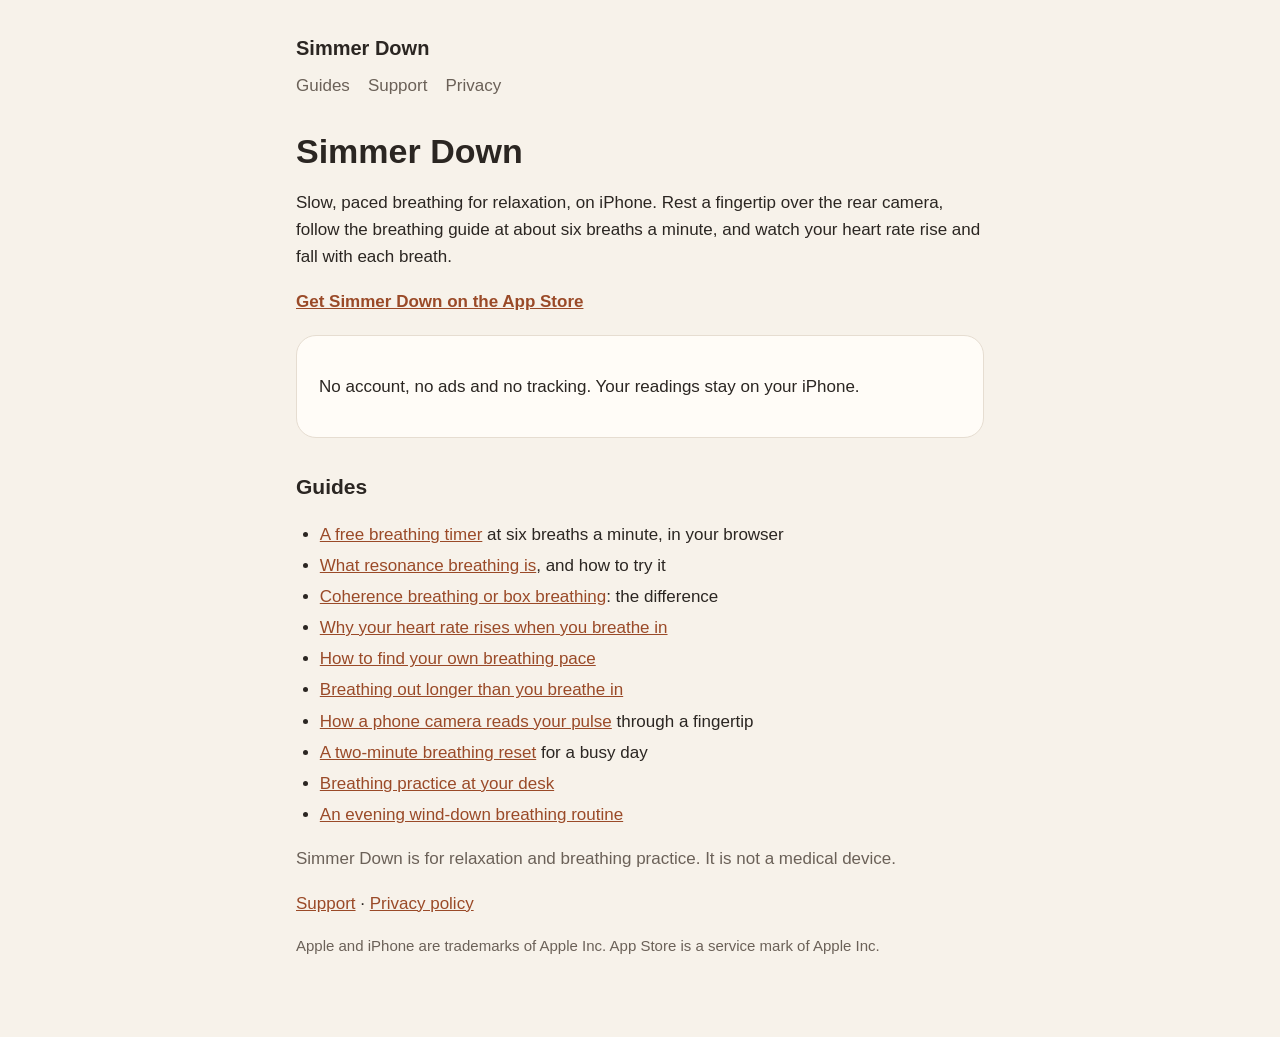
<file: index.html>
<!doctype html>
<html lang="en">
<head>
<meta charset="utf-8">
<meta name="viewport" content="width=device-width, initial-scale=1">
<title>Simmer Down</title>
<meta name="description" content="Simmer Down: slow, paced breathing on iPhone, with your heart rhythm shown live as you breathe.">
<link rel="canonical" href="https://andrewham1lton.github.io/simmer-down/">
<meta name="apple-itunes-app" content="app-id=6835202432">
<link rel="stylesheet" href="style.css">
</head>
<body>
<main>
  <header><a href="./">Simmer Down</a></header>
  <nav><a href="#guides">Guides</a><a href="support.html">Support</a><a href="privacy.html">Privacy</a></nav>
  <h1>Simmer Down</h1>
  <p>Slow, paced breathing for relaxation, on iPhone. Rest a fingertip over the rear camera, follow the breathing guide at about six breaths a minute, and watch your heart rate rise and fall with each breath.</p>
  <p><a class="store" href="https://apps.apple.com/app/apple-store/id6835202432?pt=128607626&amp;ct=site-home&amp;mt=8">Get Simmer Down on the App Store</a></p>
  <div class="card">
    <p>No account, no ads and no tracking. Your readings stay on your iPhone.</p>
  </div>

  <h2 id="guides">Guides</h2>
  <ul class="guides">
    <li><a href="breathing-timer.html">A free breathing timer</a> at six breaths a minute, in your browser</li>
    <li><a href="resonance-breathing.html">What resonance breathing is</a>, and how to try it</li>
    <li><a href="coherence-vs-box-breathing.html">Coherence breathing or box breathing</a>: the difference</li>
    <li><a href="heart-rate-and-breathing.html">Why your heart rate rises when you breathe in</a></li>
    <li><a href="find-your-breathing-pace.html">How to find your own breathing pace</a></li>
    <li><a href="longer-exhale-breathing.html">Breathing out longer than you breathe in</a></li>
    <li><a href="phone-camera-pulse.html">How a phone camera reads your pulse</a> through a fingertip</li>
    <li><a href="two-minute-reset.html">A two-minute breathing reset</a> for a busy day</li>
    <li><a href="breathing-at-your-desk.html">Breathing practice at your desk</a></li>
    <li><a href="evening-wind-down-breathing.html">An evening wind-down breathing routine</a></li>
  </ul>

  <p class="muted">Simmer Down is for relaxation and breathing practice. It is not a medical device.</p>
  <p><a href="support.html">Support</a> · <a href="privacy.html">Privacy policy</a></p>
  <p class="muted small">Apple and iPhone are trademarks of Apple Inc. App Store is a service mark of Apple Inc.</p>
</main>
</body>
</html>
</file>
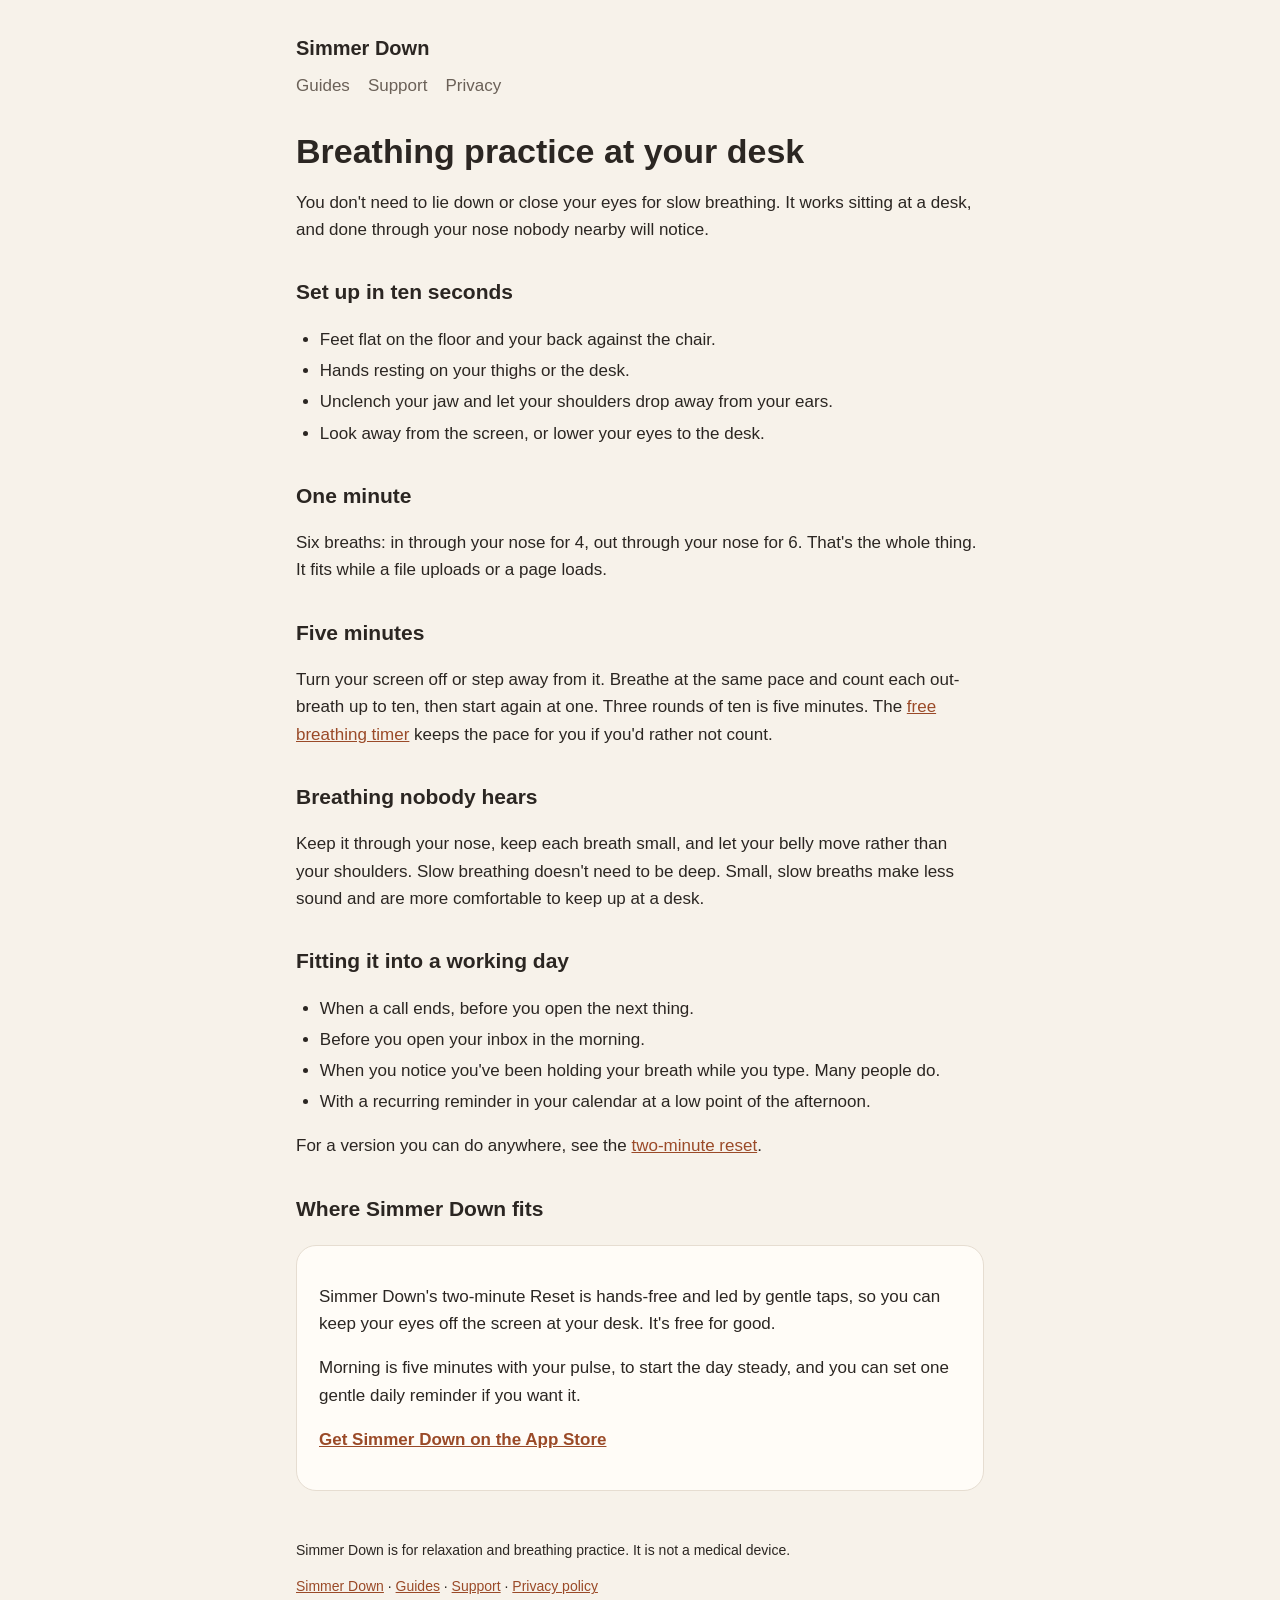
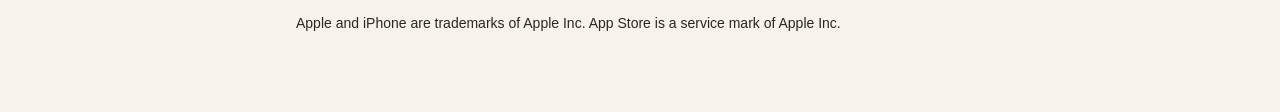
<file: breathing-at-your-desk.html>
<!doctype html>
<html lang="en">
<head>
<meta charset="utf-8">
<meta name="viewport" content="width=device-width, initial-scale=1">
<title>Breathing practice at your desk</title>
<meta name="description" content="Slow breathing you can do at a desk without anyone noticing: how to sit, a one-minute and a five-minute version, and ways to fit it into a working day.">
<link rel="canonical" href="https://andrewham1lton.github.io/simmer-down/breathing-at-your-desk.html">
<meta name="apple-itunes-app" content="app-id=6835202432">
<meta property="og:type" content="article">
<meta property="og:site_name" content="Simmer Down">
<meta property="og:title" content="Breathing practice at your desk">
<meta property="og:description" content="Slow breathing you can do at a desk without anyone noticing: how to sit, a one-minute and a five-minute version, and ways to fit it into a working day.">
<meta property="og:url" content="https://andrewham1lton.github.io/simmer-down/breathing-at-your-desk.html">
<link rel="stylesheet" href="style.css">
</head>
<body>
<main class="guide">
  <header><a href="./">Simmer Down</a></header>
  <nav><a href="./#guides">Guides</a><a href="support.html">Support</a><a href="privacy.html">Privacy</a></nav>
  <h1>Breathing practice at your desk</h1>

  <p>You don't need to lie down or close your eyes for slow breathing. It works sitting at a desk, and done through your nose nobody nearby will notice.</p>

  <h2>Set up in ten seconds</h2>
  <ul>
    <li>Feet flat on the floor and your back against the chair.</li>
    <li>Hands resting on your thighs or the desk.</li>
    <li>Unclench your jaw and let your shoulders drop away from your ears.</li>
    <li>Look away from the screen, or lower your eyes to the desk.</li>
  </ul>

  <h2>One minute</h2>
  <p>Six breaths: in through your nose for 4, out through your nose for 6. That's the whole thing. It fits while a file uploads or a page loads.</p>

  <h2>Five minutes</h2>
  <p>Turn your screen off or step away from it. Breathe at the same pace and count each out-breath up to ten, then start again at one. Three rounds of ten is five minutes. The <a href="breathing-timer.html">free breathing timer</a> keeps the pace for you if you'd rather not count.</p>

  <h2>Breathing nobody hears</h2>
  <p>Keep it through your nose, keep each breath small, and let your belly move rather than your shoulders. Slow breathing doesn't need to be deep. Small, slow breaths make less sound and are more comfortable to keep up at a desk.</p>

  <h2>Fitting it into a working day</h2>
  <ul>
    <li>When a call ends, before you open the next thing.</li>
    <li>Before you open your inbox in the morning.</li>
    <li>When you notice you've been holding your breath while you type. Many people do.</li>
    <li>With a recurring reminder in your calendar at a low point of the afternoon.</li>
  </ul>
  <p>For a version you can do anywhere, see the <a href="two-minute-reset.html">two-minute reset</a>.</p>

  <h2>Where Simmer Down fits</h2>
  <div class="card">
    <p>Simmer Down's two-minute Reset is hands-free and led by gentle taps, so you can keep your eyes off the screen at your desk. It's free for good.</p>
    <p>Morning is five minutes with your pulse, to start the day steady, and you can set one gentle daily reminder if you want it.</p>
    <p><a class="store" href="https://apps.apple.com/app/apple-store/id6835202432?pt=128607626&amp;ct=site-desk&amp;mt=8">Get Simmer Down on the App Store</a></p>
  </div>

  <footer>
    <p>Simmer Down is for relaxation and breathing practice. It is not a medical device.</p>
    <p><a href="./">Simmer Down</a> · <a href="./#guides">Guides</a> · <a href="support.html">Support</a> · <a href="privacy.html">Privacy policy</a></p>
    <p>Apple and iPhone are trademarks of Apple Inc. App Store is a service mark of Apple Inc.</p>
  </footer>
</main>
</body>
</html>
</file>
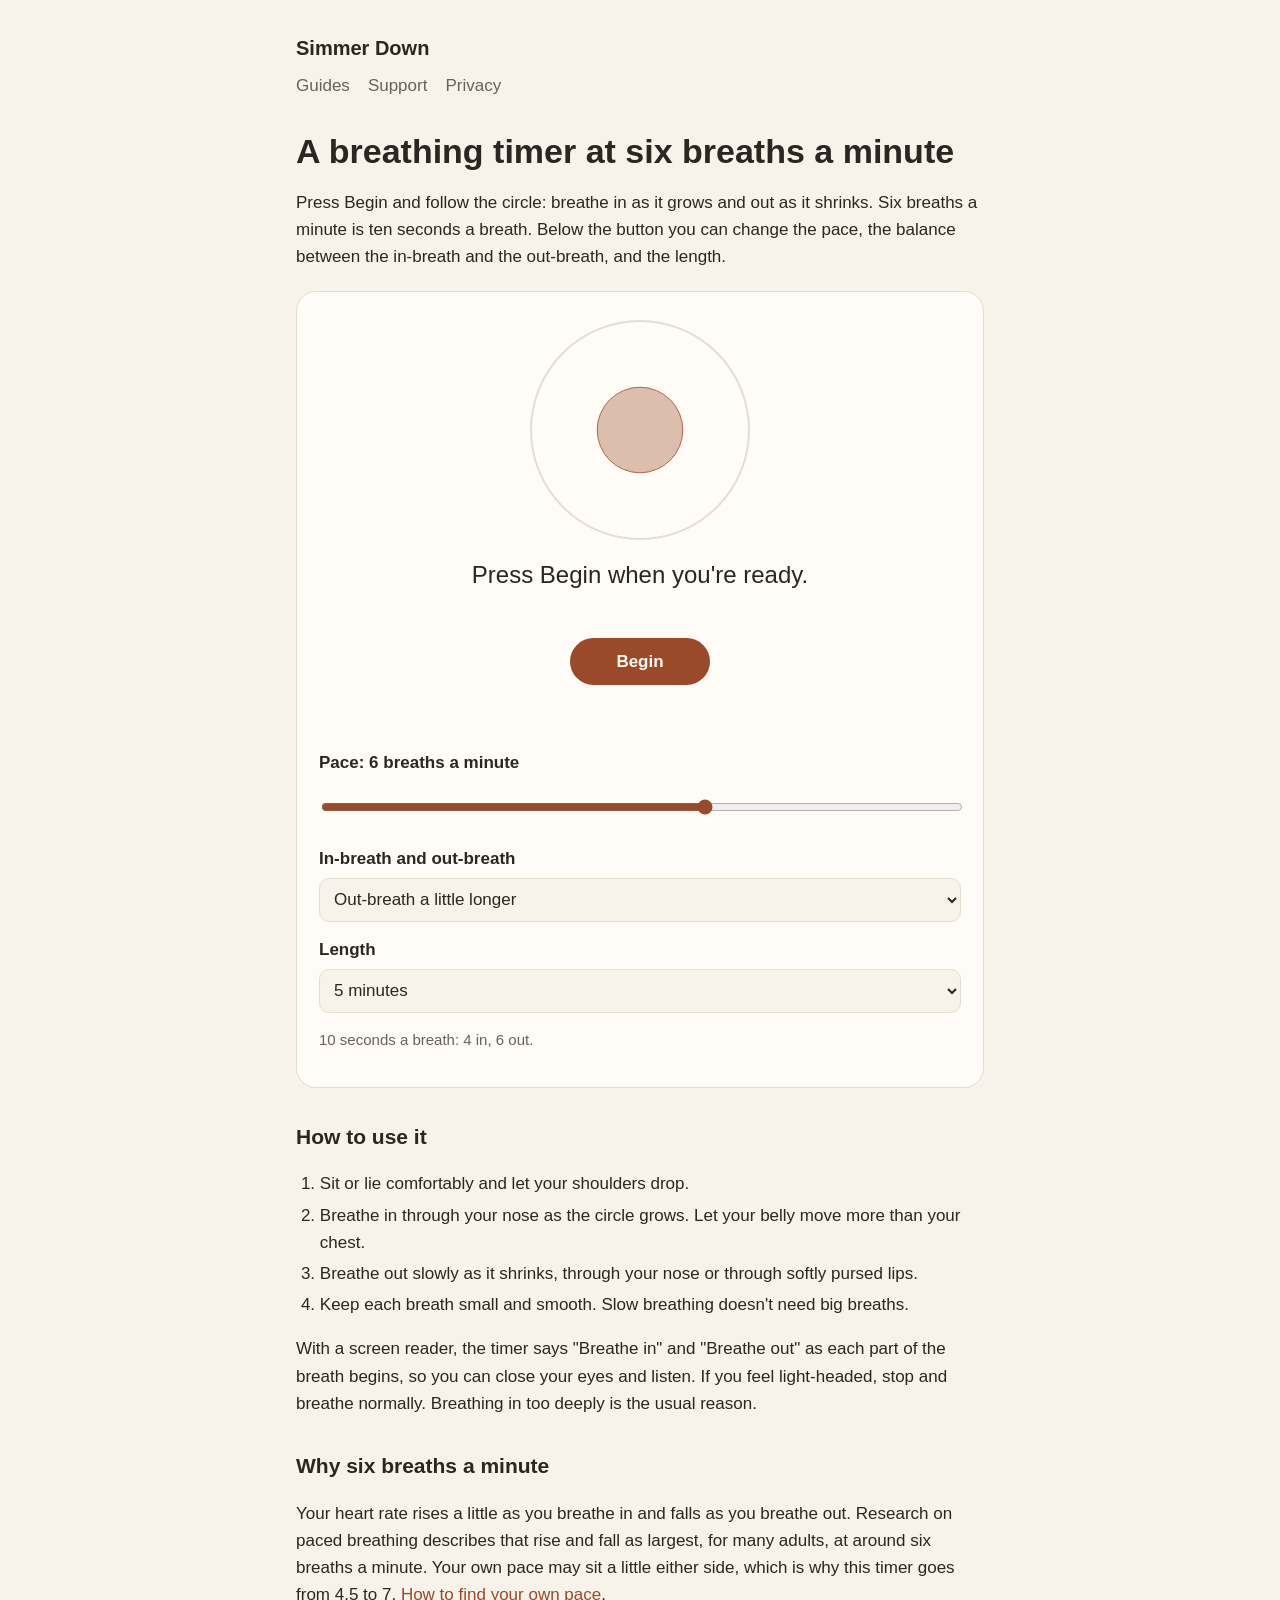
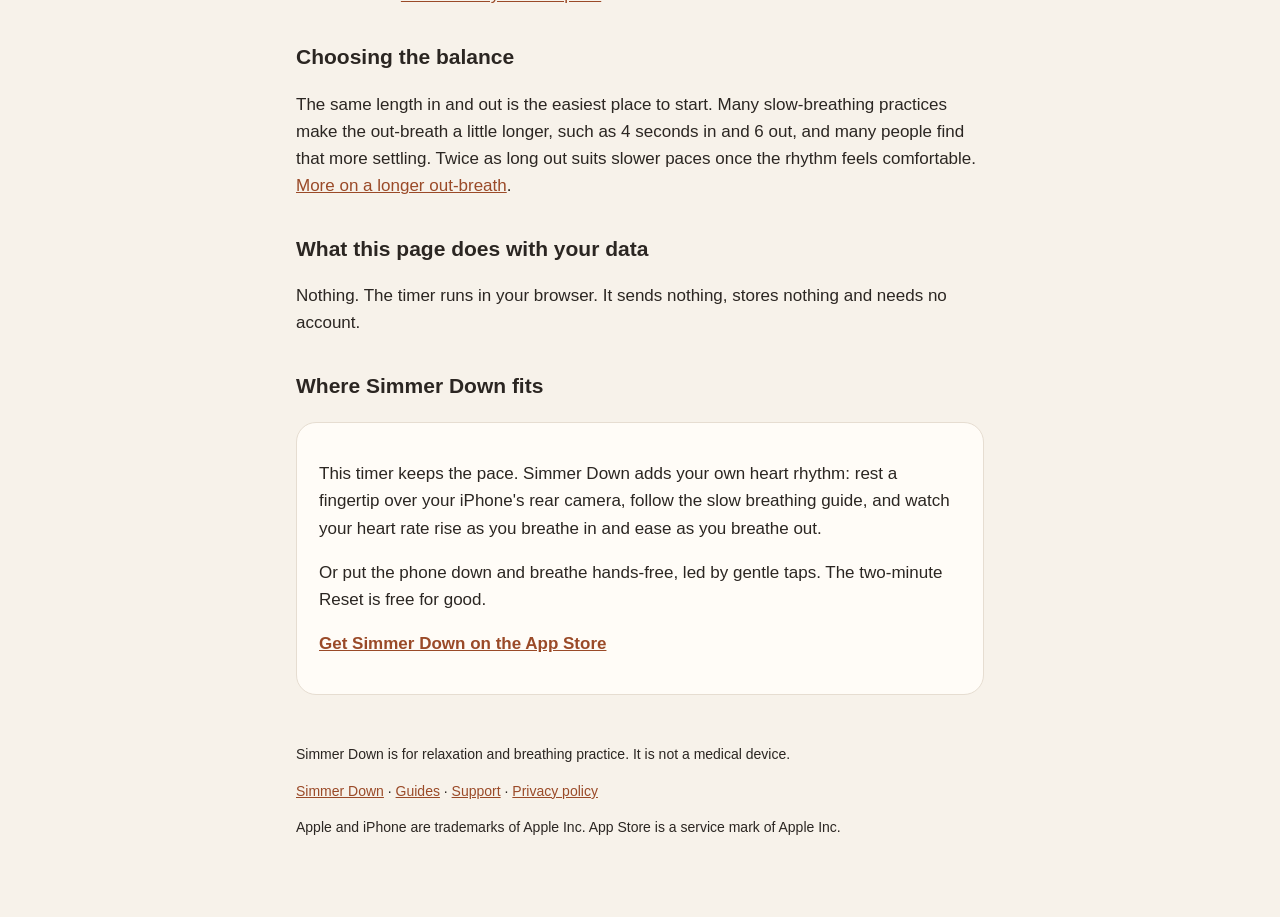
<file: breathing-timer.html>
<!doctype html>
<html lang="en">
<head>
<meta charset="utf-8">
<meta name="viewport" content="width=device-width, initial-scale=1">
<title>Free breathing timer at six breaths a minute</title>
<meta name="description" content="A free paced-breathing timer in your browser. Breathe at six breaths a minute, or set your own pace from 4.5 to 7 and how long each out-breath lasts. Nothing to install.">
<link rel="canonical" href="https://andrewham1lton.github.io/simmer-down/breathing-timer.html">
<meta name="apple-itunes-app" content="app-id=6835202432">
<meta property="og:type" content="article">
<meta property="og:site_name" content="Simmer Down">
<meta property="og:title" content="Free breathing timer at six breaths a minute">
<meta property="og:description" content="A free paced-breathing timer in your browser. Breathe at six breaths a minute, or set your own pace from 4.5 to 7 and how long each out-breath lasts. Nothing to install.">
<meta property="og:url" content="https://andrewham1lton.github.io/simmer-down/breathing-timer.html">
<link rel="stylesheet" href="style.css">
</head>
<body>
<main class="guide">
  <header><a href="./">Simmer Down</a></header>
  <nav><a href="./#guides">Guides</a><a href="support.html">Support</a><a href="privacy.html">Privacy</a></nav>
  <h1>A breathing timer at six breaths a minute</h1>

  <p>Press Begin and follow the circle: breathe in as it grows and out as it shrinks. Six breaths a minute is ten seconds a breath. Below the button you can change the pace, the balance between the in-breath and the out-breath, and the length.</p>

  <section class="timer card" aria-label="Breathing timer">
    <div class="pacer" aria-hidden="true"><div class="pacer-dot" id="dot"></div></div>
    <p class="cue" id="cue" aria-live="polite">Press Begin when you're ready.</p>
    <p class="count muted" id="count">&nbsp;</p>
    <p class="still-note muted small">Reduce Motion is on, so the circle stays still and the words lead.</p>
    <p class="start"><button type="button" class="begin" id="toggle">Begin</button></p>
    <p class="muted small" id="time">&nbsp;</p>
    <div class="controls">
      <label for="pace">Pace: <output id="pace-out" for="pace">6 breaths a minute</output></label>
      <input type="range" id="pace" min="4.5" max="7" step="0.5" value="6" aria-valuetext="6 breaths a minute">
      <label for="ratio">In-breath and out-breath</label>
      <select id="ratio">
        <option value="0.5">The same length</option>
        <option value="0.4" selected>Out-breath a little longer</option>
        <option value="0.3333">Out-breath twice as long</option>
      </select>
      <label for="length">Length</label>
      <select id="length">
        <option value="120">2 minutes</option>
        <option value="300" selected>5 minutes</option>
        <option value="600">10 minutes</option>
        <option value="0">Until you end it</option>
      </select>
    </div>
    <p class="muted small" id="summary">10 seconds a breath: 4 in, 6 out.</p>
    <noscript><p>The moving timer needs JavaScript. Without it, count 4 seconds in and 6 seconds out.</p></noscript>
  </section>

  <h2>How to use it</h2>
  <ol>
    <li>Sit or lie comfortably and let your shoulders drop.</li>
    <li>Breathe in through your nose as the circle grows. Let your belly move more than your chest.</li>
    <li>Breathe out slowly as it shrinks, through your nose or through softly pursed lips.</li>
    <li>Keep each breath small and smooth. Slow breathing doesn't need big breaths.</li>
  </ol>
  <p>With a screen reader, the timer says "Breathe in" and "Breathe out" as each part of the breath begins, so you can close your eyes and listen. If you feel light-headed, stop and breathe normally. Breathing in too deeply is the usual reason.</p>

  <h2>Why six breaths a minute</h2>
  <p>Your heart rate rises a little as you breathe in and falls as you breathe out. Research on paced breathing describes that rise and fall as largest, for many adults, at around six breaths a minute. Your own pace may sit a little either side, which is why this timer goes from 4.5 to 7. <a href="find-your-breathing-pace.html">How to find your own pace</a>.</p>

  <h2>Choosing the balance</h2>
  <p>The same length in and out is the easiest place to start. Many slow-breathing practices make the out-breath a little longer, such as 4 seconds in and 6 out, and many people find that more settling. Twice as long out suits slower paces once the rhythm feels comfortable. <a href="longer-exhale-breathing.html">More on a longer out-breath</a>.</p>

  <h2>What this page does with your data</h2>
  <p>Nothing. The timer runs in your browser. It sends nothing, stores nothing and needs no account.</p>

  <h2>Where Simmer Down fits</h2>
  <div class="card">
    <p>This timer keeps the pace. Simmer Down adds your own heart rhythm: rest a fingertip over your iPhone's rear camera, follow the slow breathing guide, and watch your heart rate rise as you breathe in and ease as you breathe out.</p>
    <p>Or put the phone down and breathe hands-free, led by gentle taps. The two-minute Reset is free for good.</p>
    <p><a class="store" href="https://apps.apple.com/app/apple-store/id6835202432?pt=128607626&amp;ct=site-timer&amp;mt=8">Get Simmer Down on the App Store</a></p>
  </div>

  <footer>
    <p>Simmer Down is for relaxation and breathing practice. It is not a medical device.</p>
    <p><a href="./">Simmer Down</a> · <a href="./#guides">Guides</a> · <a href="support.html">Support</a> · <a href="privacy.html">Privacy policy</a></p>
    <p>Apple and iPhone are trademarks of Apple Inc. App Store is a service mark of Apple Inc.</p>
  </footer>
</main>
<script>
(function () {
  "use strict";
  var dot = document.getElementById("dot");
  var cue = document.getElementById("cue");
  var count = document.getElementById("count");
  var pace = document.getElementById("pace");
  var paceOut = document.getElementById("pace-out");
  var ratio = document.getElementById("ratio");
  var length = document.getElementById("length");
  var summary = document.getElementById("summary");
  var toggle = document.getElementById("toggle");
  var time = document.getElementById("time");
  var still = window.matchMedia("(prefers-reduced-motion: reduce)");
  var running = false, frame = 0, start = 0, breathStart = 0, breath = null, phase = "", shown = -1, clock = "";

  function settings() {
    var period = 60 / parseFloat(pace.value), share = parseFloat(ratio.value);
    return { period: period, inhale: period * share, exhale: period * (1 - share) };
  }
  function seconds(value) {
    return String(Math.round(value * 10) / 10);
  }
  function minutes(value) {
    var whole = Math.floor(value);
    return Math.floor(whole / 60) + ":" + ("0" + (whole % 60)).slice(-2);
  }
  function describe() {
    var s = settings(), words = pace.value + " breaths a minute";
    paceOut.textContent = words;
    pace.setAttribute("aria-valuetext", words);
    summary.textContent = seconds(s.period) + " seconds a breath: " + seconds(s.inhale) + " in, " +
      seconds(s.exhale) + " out." + (running ? " A change starts with the next breath." : "");
  }
  function ease(x) {
    return 0.5 - 0.5 * Math.cos(Math.PI * x);
  }
  function draw(size) {
    dot.style.transform = still.matches ? "" : "scale(" + (0.4 + 0.6 * size).toFixed(3) + ")";
  }
  function tick(now) {
    var limit = parseFloat(length.value), t = (now - breathStart) / 1000;
    while (t >= breath.period) {
      breathStart += breath.period * 1000;
      if (limit && (breathStart - start) / 1000 >= limit - 0.05) {
        stop("That's the session. Breathe normally for a moment.");
        return;
      }
      breath = settings();
      describe();
      t = (now - breathStart) / 1000;
    }
    var inhaling = t < breath.inhale;
    draw(inhaling ? ease(t / breath.inhale) : 1 - ease((t - breath.inhale) / breath.exhale));
    var name = inhaling ? "Breathe in" : "Breathe out";
    if (name !== phase) {
      phase = name;
      cue.textContent = name;
    }
    var left = Math.max(1, Math.ceil((inhaling ? breath.inhale : breath.period) - t));
    if (left !== shown) {
      shown = left;
      count.textContent = left + (left === 1 ? " second" : " seconds");
    }
    var elapsed = (now - start) / 1000, text = minutes(elapsed) + (limit ? " of " + minutes(limit) : "");
    if (text !== clock) {
      clock = text;
      time.textContent = text;
    }
    frame = window.requestAnimationFrame(tick);
  }
  function begin() {
    running = true;
    start = breathStart = performance.now();
    breath = settings();
    phase = "";
    shown = -1;
    clock = "";
    toggle.textContent = "End session";
    describe();
    frame = window.requestAnimationFrame(tick);
  }
  function stop(message) {
    running = false;
    window.cancelAnimationFrame(frame);
    toggle.textContent = "Begin";
    cue.textContent = message;
    count.innerHTML = "&nbsp;";
    time.innerHTML = "&nbsp;";
    draw(0);
    describe();
  }
  toggle.addEventListener("click", function () {
    if (running) {
      stop("Session ended. Breathe normally for a moment.");
    } else {
      begin();
    }
  });
  pace.addEventListener("input", describe);
  ratio.addEventListener("change", describe);
  describe();
  draw(0);
})();
</script>
</body>
</html>
</file>
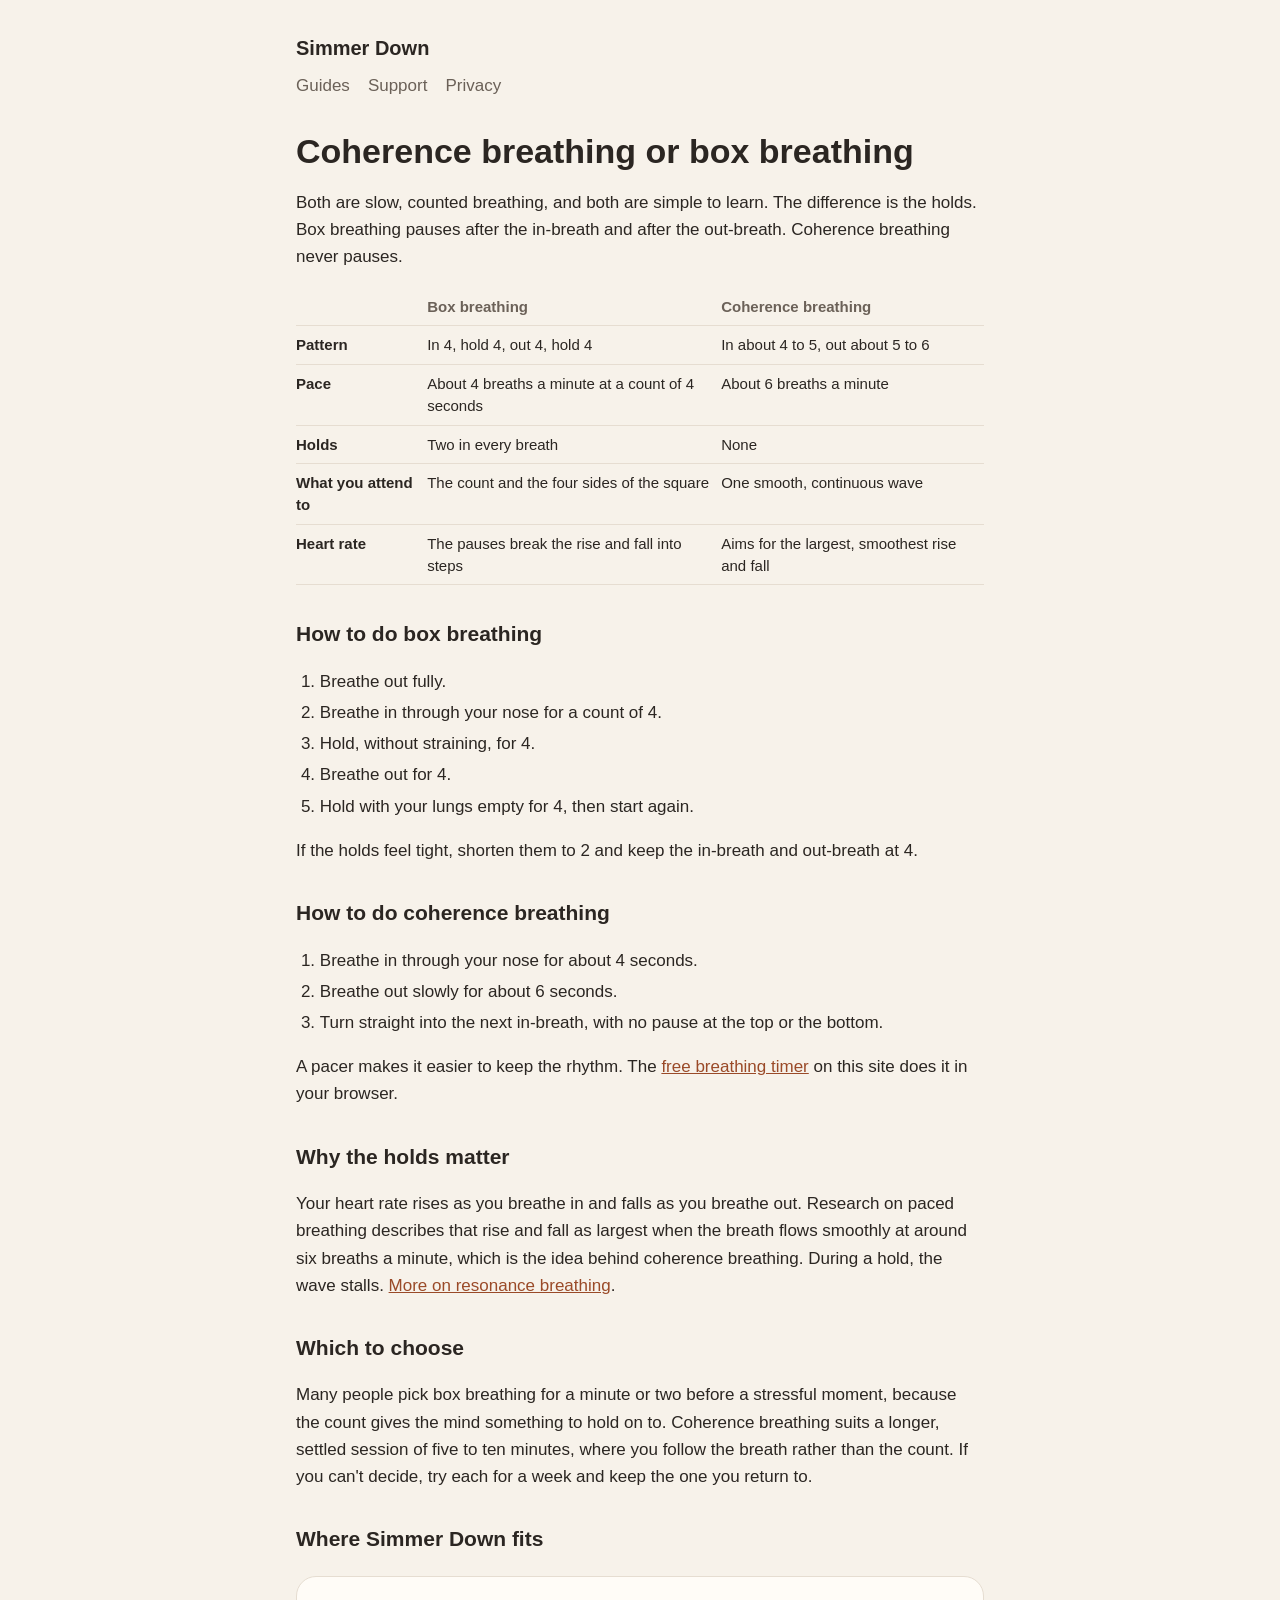
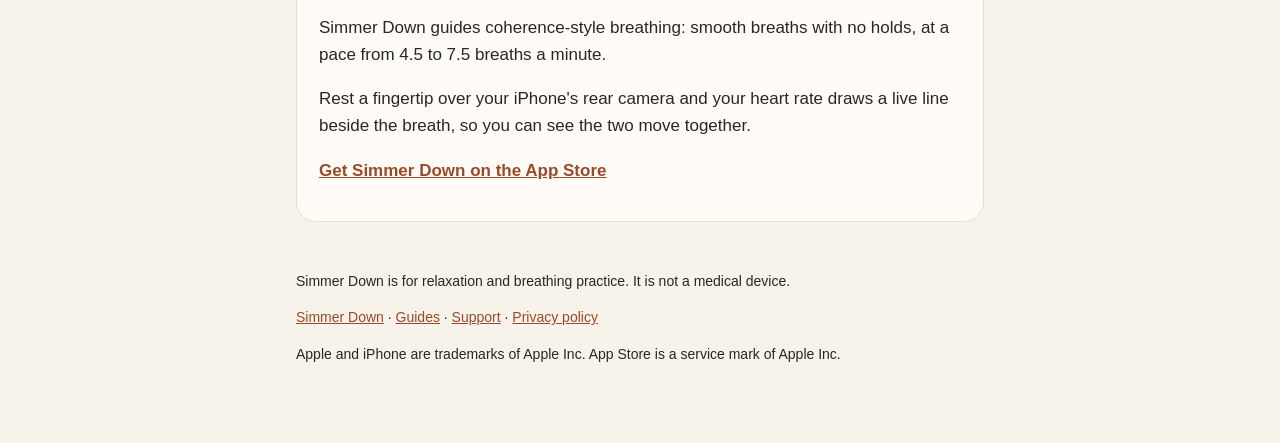
<file: coherence-vs-box-breathing.html>
<!doctype html>
<html lang="en">
<head>
<meta charset="utf-8">
<meta name="viewport" content="width=device-width, initial-scale=1">
<title>Coherence breathing vs box breathing: the difference</title>
<meta name="description" content="Box breathing holds the breath for four equal counts. Coherence breathing flows slowly in and out at about six breaths a minute. How each works, side by side, and when people choose each.">
<link rel="canonical" href="https://andrewham1lton.github.io/simmer-down/coherence-vs-box-breathing.html">
<meta name="apple-itunes-app" content="app-id=6835202432">
<meta property="og:type" content="article">
<meta property="og:site_name" content="Simmer Down">
<meta property="og:title" content="Coherence breathing vs box breathing: the difference">
<meta property="og:description" content="Box breathing holds the breath for four equal counts. Coherence breathing flows slowly in and out at about six breaths a minute. How each works, side by side, and when people choose each.">
<meta property="og:url" content="https://andrewham1lton.github.io/simmer-down/coherence-vs-box-breathing.html">
<link rel="stylesheet" href="style.css">
</head>
<body>
<main class="guide">
  <header><a href="./">Simmer Down</a></header>
  <nav><a href="./#guides">Guides</a><a href="support.html">Support</a><a href="privacy.html">Privacy</a></nav>
  <h1>Coherence breathing or box breathing</h1>

  <p>Both are slow, counted breathing, and both are simple to learn. The difference is the holds. Box breathing pauses after the in-breath and after the out-breath. Coherence breathing never pauses.</p>

  <table>
    <thead><tr><th scope="col"></th><th scope="col">Box breathing</th><th scope="col">Coherence breathing</th></tr></thead>
    <tbody>
      <tr><th scope="row">Pattern</th><td>In 4, hold 4, out 4, hold 4</td><td>In about 4 to 5, out about 5 to 6</td></tr>
      <tr><th scope="row">Pace</th><td>About 4 breaths a minute at a count of 4 seconds</td><td>About 6 breaths a minute</td></tr>
      <tr><th scope="row">Holds</th><td>Two in every breath</td><td>None</td></tr>
      <tr><th scope="row">What you attend to</th><td>The count and the four sides of the square</td><td>One smooth, continuous wave</td></tr>
      <tr><th scope="row">Heart rate</th><td>The pauses break the rise and fall into steps</td><td>Aims for the largest, smoothest rise and fall</td></tr>
    </tbody>
  </table>

  <h2>How to do box breathing</h2>
  <ol>
    <li>Breathe out fully.</li>
    <li>Breathe in through your nose for a count of 4.</li>
    <li>Hold, without straining, for 4.</li>
    <li>Breathe out for 4.</li>
    <li>Hold with your lungs empty for 4, then start again.</li>
  </ol>
  <p>If the holds feel tight, shorten them to 2 and keep the in-breath and out-breath at 4.</p>

  <h2>How to do coherence breathing</h2>
  <ol>
    <li>Breathe in through your nose for about 4 seconds.</li>
    <li>Breathe out slowly for about 6 seconds.</li>
    <li>Turn straight into the next in-breath, with no pause at the top or the bottom.</li>
  </ol>
  <p>A pacer makes it easier to keep the rhythm. The <a href="breathing-timer.html">free breathing timer</a> on this site does it in your browser.</p>

  <h2>Why the holds matter</h2>
  <p>Your heart rate rises as you breathe in and falls as you breathe out. Research on paced breathing describes that rise and fall as largest when the breath flows smoothly at around six breaths a minute, which is the idea behind coherence breathing. During a hold, the wave stalls. <a href="resonance-breathing.html">More on resonance breathing</a>.</p>

  <h2>Which to choose</h2>
  <p>Many people pick box breathing for a minute or two before a stressful moment, because the count gives the mind something to hold on to. Coherence breathing suits a longer, settled session of five to ten minutes, where you follow the breath rather than the count. If you can't decide, try each for a week and keep the one you return to.</p>

  <h2>Where Simmer Down fits</h2>
  <div class="card">
    <p>Simmer Down guides coherence-style breathing: smooth breaths with no holds, at a pace from 4.5 to 7.5 breaths a minute.</p>
    <p>Rest a fingertip over your iPhone's rear camera and your heart rate draws a live line beside the breath, so you can see the two move together.</p>
    <p><a class="store" href="https://apps.apple.com/app/apple-store/id6835202432?pt=128607626&amp;ct=site-coherence-vs-box&amp;mt=8">Get Simmer Down on the App Store</a></p>
  </div>

  <footer>
    <p>Simmer Down is for relaxation and breathing practice. It is not a medical device.</p>
    <p><a href="./">Simmer Down</a> · <a href="./#guides">Guides</a> · <a href="support.html">Support</a> · <a href="privacy.html">Privacy policy</a></p>
    <p>Apple and iPhone are trademarks of Apple Inc. App Store is a service mark of Apple Inc.</p>
  </footer>
</main>
</body>
</html>
</file>
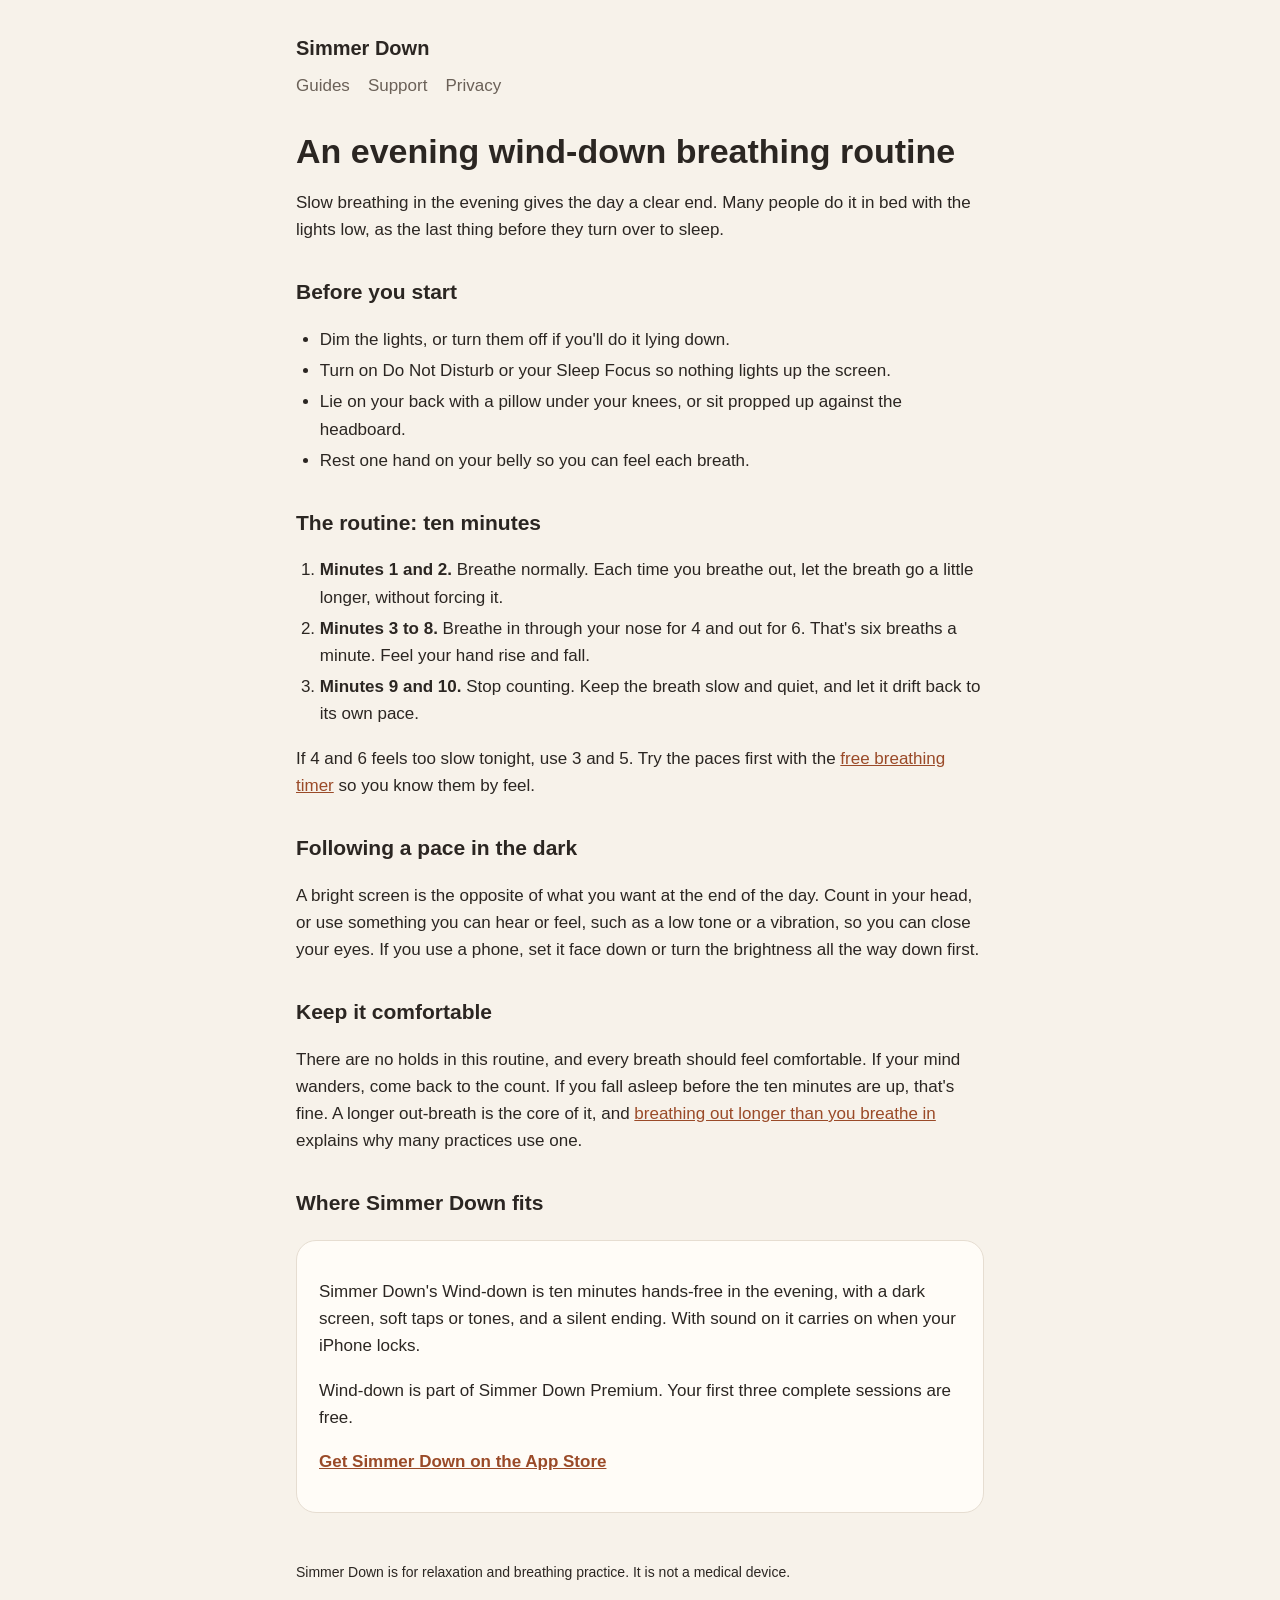
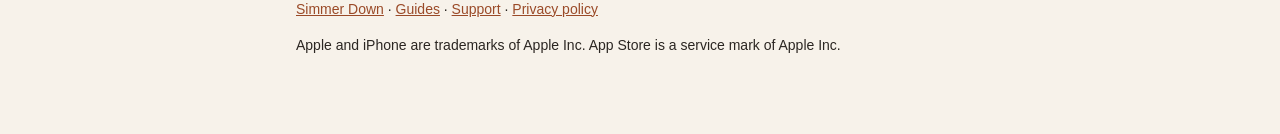
<file: evening-wind-down-breathing.html>
<!doctype html>
<html lang="en">
<head>
<meta charset="utf-8">
<meta name="viewport" content="width=device-width, initial-scale=1">
<title>An evening wind-down breathing routine</title>
<meta name="description" content="A ten-minute slow-breathing routine for the end of the day: when to do it, how to set up the room and your phone, and a pace you can follow in the dark.">
<link rel="canonical" href="https://andrewham1lton.github.io/simmer-down/evening-wind-down-breathing.html">
<meta name="apple-itunes-app" content="app-id=6835202432">
<meta property="og:type" content="article">
<meta property="og:site_name" content="Simmer Down">
<meta property="og:title" content="An evening wind-down breathing routine">
<meta property="og:description" content="A ten-minute slow-breathing routine for the end of the day: when to do it, how to set up the room and your phone, and a pace you can follow in the dark.">
<meta property="og:url" content="https://andrewham1lton.github.io/simmer-down/evening-wind-down-breathing.html">
<link rel="stylesheet" href="style.css">
</head>
<body>
<main class="guide">
  <header><a href="./">Simmer Down</a></header>
  <nav><a href="./#guides">Guides</a><a href="support.html">Support</a><a href="privacy.html">Privacy</a></nav>
  <h1>An evening wind-down breathing routine</h1>

  <p>Slow breathing in the evening gives the day a clear end. Many people do it in bed with the lights low, as the last thing before they turn over to sleep.</p>

  <h2>Before you start</h2>
  <ul>
    <li>Dim the lights, or turn them off if you'll do it lying down.</li>
    <li>Turn on Do Not Disturb or your Sleep Focus so nothing lights up the screen.</li>
    <li>Lie on your back with a pillow under your knees, or sit propped up against the headboard.</li>
    <li>Rest one hand on your belly so you can feel each breath.</li>
  </ul>

  <h2>The routine: ten minutes</h2>
  <ol>
    <li><strong>Minutes 1 and 2.</strong> Breathe normally. Each time you breathe out, let the breath go a little longer, without forcing it.</li>
    <li><strong>Minutes 3 to 8.</strong> Breathe in through your nose for 4 and out for 6. That's six breaths a minute. Feel your hand rise and fall.</li>
    <li><strong>Minutes 9 and 10.</strong> Stop counting. Keep the breath slow and quiet, and let it drift back to its own pace.</li>
  </ol>
  <p>If 4 and 6 feels too slow tonight, use 3 and 5. Try the paces first with the <a href="breathing-timer.html">free breathing timer</a> so you know them by feel.</p>

  <h2>Following a pace in the dark</h2>
  <p>A bright screen is the opposite of what you want at the end of the day. Count in your head, or use something you can hear or feel, such as a low tone or a vibration, so you can close your eyes. If you use a phone, set it face down or turn the brightness all the way down first.</p>

  <h2>Keep it comfortable</h2>
  <p>There are no holds in this routine, and every breath should feel comfortable. If your mind wanders, come back to the count. If you fall asleep before the ten minutes are up, that's fine. A longer out-breath is the core of it, and <a href="longer-exhale-breathing.html">breathing out longer than you breathe in</a> explains why many practices use one.</p>

  <h2>Where Simmer Down fits</h2>
  <div class="card">
    <p>Simmer Down's Wind-down is ten minutes hands-free in the evening, with a dark screen, soft taps or tones, and a silent ending. With sound on it carries on when your iPhone locks.</p>
    <p>Wind-down is part of Simmer Down Premium. Your first three complete sessions are free.</p>
    <p><a class="store" href="https://apps.apple.com/app/apple-store/id6835202432?pt=128607626&amp;ct=site-wind-down&amp;mt=8">Get Simmer Down on the App Store</a></p>
  </div>

  <footer>
    <p>Simmer Down is for relaxation and breathing practice. It is not a medical device.</p>
    <p><a href="./">Simmer Down</a> · <a href="./#guides">Guides</a> · <a href="support.html">Support</a> · <a href="privacy.html">Privacy policy</a></p>
    <p>Apple and iPhone are trademarks of Apple Inc. App Store is a service mark of Apple Inc.</p>
  </footer>
</main>
</body>
</html>
</file>
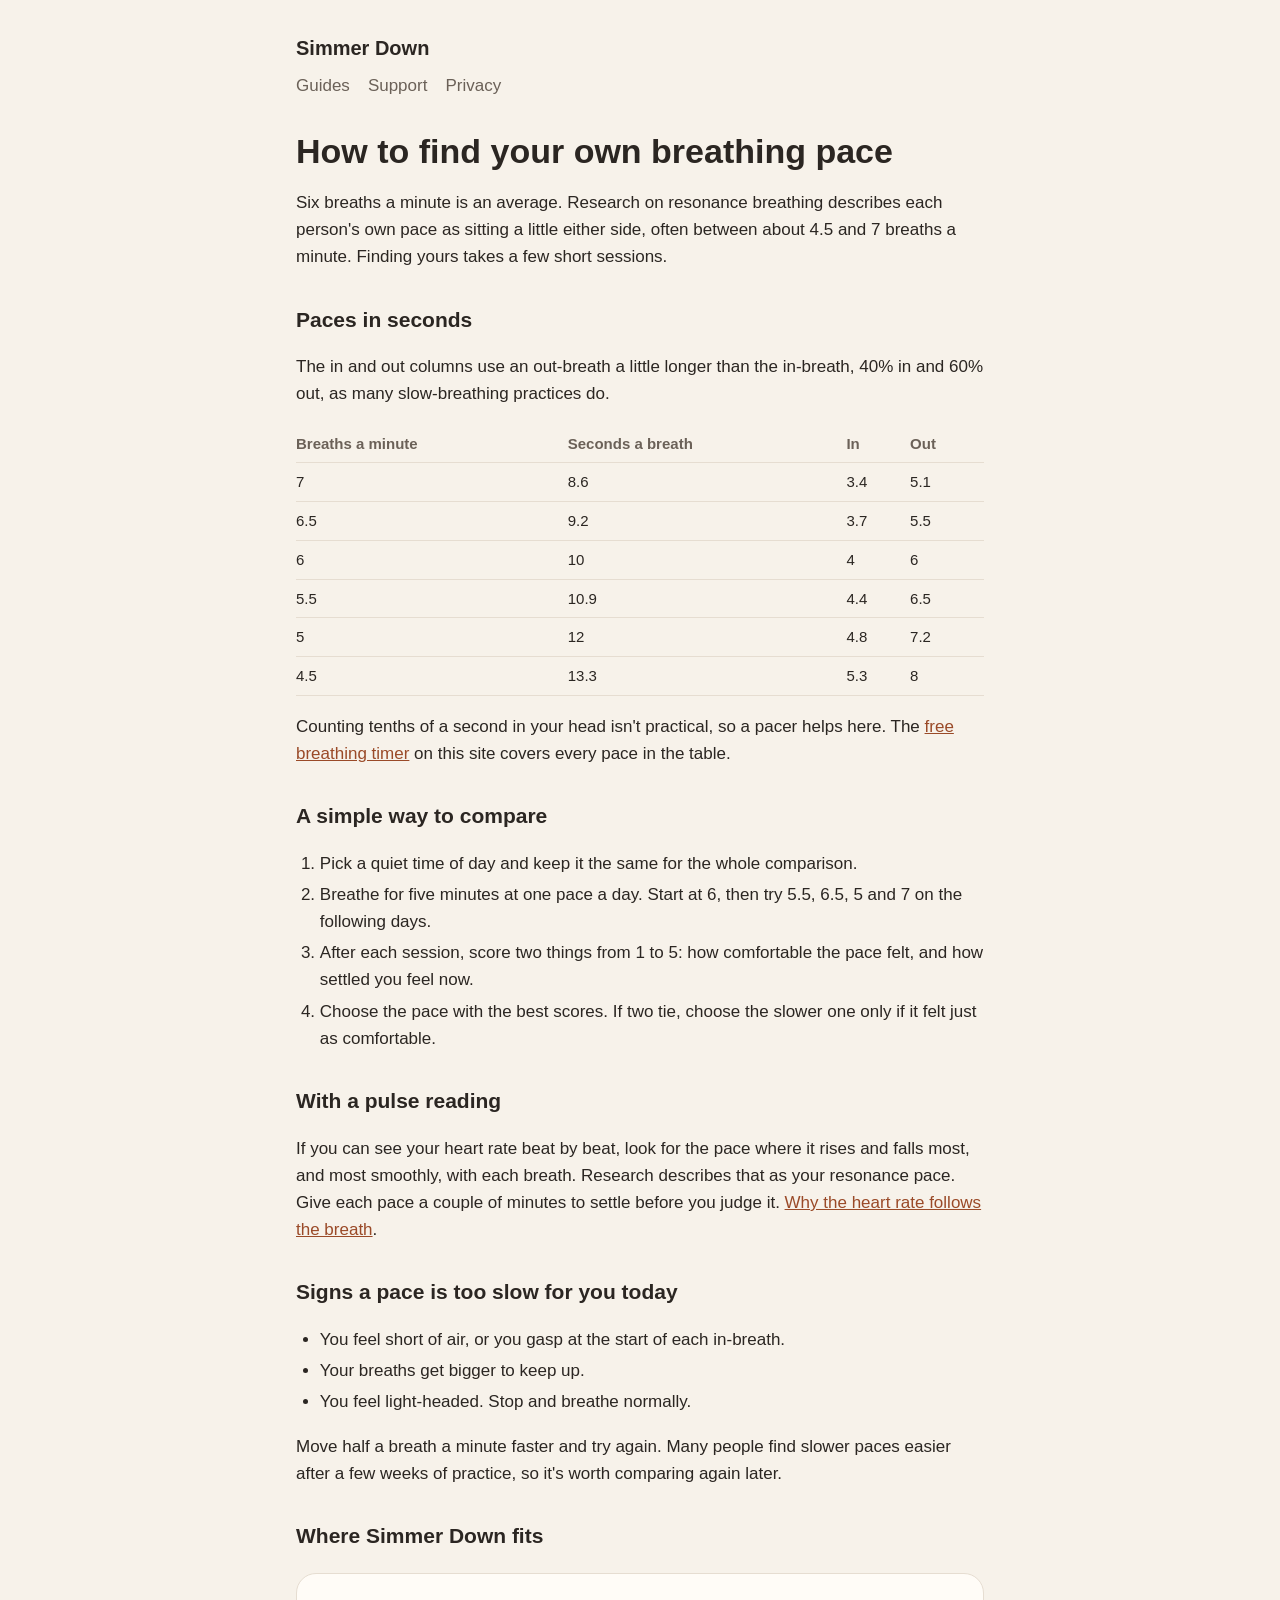
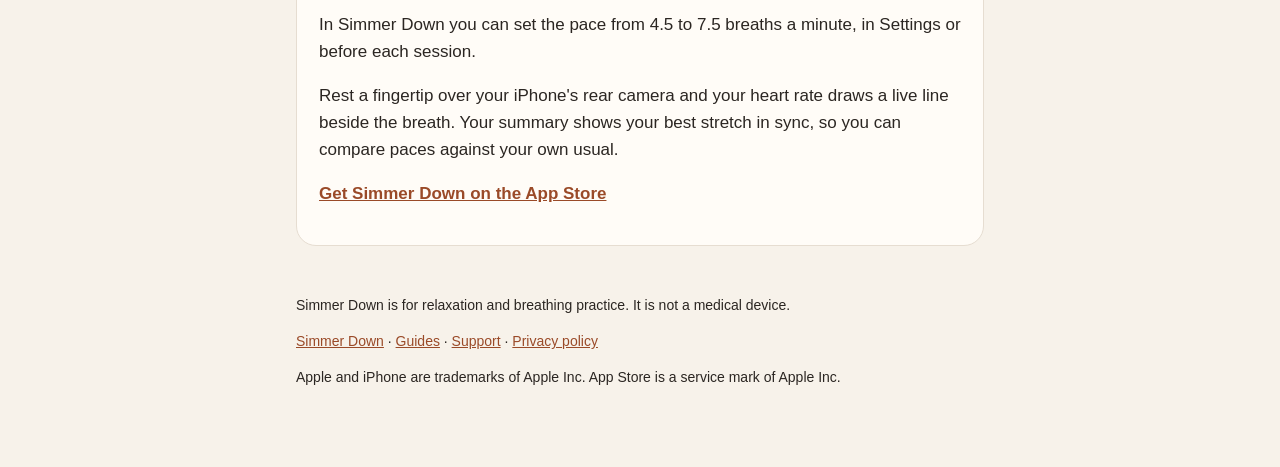
<file: find-your-breathing-pace.html>
<!doctype html>
<html lang="en">
<head>
<meta charset="utf-8">
<meta name="viewport" content="width=device-width, initial-scale=1">
<title>How to find your own slow breathing pace</title>
<meta name="description" content="Six breaths a minute is a starting point. How to try a few slow paces between 4.5 and 7 breaths a minute and pick the one that suits you, with a table of seconds for each pace.">
<link rel="canonical" href="https://andrewham1lton.github.io/simmer-down/find-your-breathing-pace.html">
<meta name="apple-itunes-app" content="app-id=6835202432">
<meta property="og:type" content="article">
<meta property="og:site_name" content="Simmer Down">
<meta property="og:title" content="How to find your own slow breathing pace">
<meta property="og:description" content="Six breaths a minute is a starting point. How to try a few slow paces between 4.5 and 7 breaths a minute and pick the one that suits you, with a table of seconds for each pace.">
<meta property="og:url" content="https://andrewham1lton.github.io/simmer-down/find-your-breathing-pace.html">
<link rel="stylesheet" href="style.css">
</head>
<body>
<main class="guide">
  <header><a href="./">Simmer Down</a></header>
  <nav><a href="./#guides">Guides</a><a href="support.html">Support</a><a href="privacy.html">Privacy</a></nav>
  <h1>How to find your own breathing pace</h1>

  <p>Six breaths a minute is an average. Research on resonance breathing describes each person's own pace as sitting a little either side, often between about 4.5 and 7 breaths a minute. Finding yours takes a few short sessions.</p>

  <h2>Paces in seconds</h2>
  <p>The in and out columns use an out-breath a little longer than the in-breath, 40% in and 60% out, as many slow-breathing practices do.</p>
  <table>
    <thead><tr><th scope="col">Breaths a minute</th><th scope="col">Seconds a breath</th><th scope="col">In</th><th scope="col">Out</th></tr></thead>
    <tbody>
      <tr><td>7</td><td>8.6</td><td>3.4</td><td>5.1</td></tr>
      <tr><td>6.5</td><td>9.2</td><td>3.7</td><td>5.5</td></tr>
      <tr><td>6</td><td>10</td><td>4</td><td>6</td></tr>
      <tr><td>5.5</td><td>10.9</td><td>4.4</td><td>6.5</td></tr>
      <tr><td>5</td><td>12</td><td>4.8</td><td>7.2</td></tr>
      <tr><td>4.5</td><td>13.3</td><td>5.3</td><td>8</td></tr>
    </tbody>
  </table>
  <p>Counting tenths of a second in your head isn't practical, so a pacer helps here. The <a href="breathing-timer.html">free breathing timer</a> on this site covers every pace in the table.</p>

  <h2>A simple way to compare</h2>
  <ol>
    <li>Pick a quiet time of day and keep it the same for the whole comparison.</li>
    <li>Breathe for five minutes at one pace a day. Start at 6, then try 5.5, 6.5, 5 and 7 on the following days.</li>
    <li>After each session, score two things from 1 to 5: how comfortable the pace felt, and how settled you feel now.</li>
    <li>Choose the pace with the best scores. If two tie, choose the slower one only if it felt just as comfortable.</li>
  </ol>

  <h2>With a pulse reading</h2>
  <p>If you can see your heart rate beat by beat, look for the pace where it rises and falls most, and most smoothly, with each breath. Research describes that as your resonance pace. Give each pace a couple of minutes to settle before you judge it. <a href="heart-rate-and-breathing.html">Why the heart rate follows the breath</a>.</p>

  <h2>Signs a pace is too slow for you today</h2>
  <ul>
    <li>You feel short of air, or you gasp at the start of each in-breath.</li>
    <li>Your breaths get bigger to keep up.</li>
    <li>You feel light-headed. Stop and breathe normally.</li>
  </ul>
  <p>Move half a breath a minute faster and try again. Many people find slower paces easier after a few weeks of practice, so it's worth comparing again later.</p>

  <h2>Where Simmer Down fits</h2>
  <div class="card">
    <p>In Simmer Down you can set the pace from 4.5 to 7.5 breaths a minute, in Settings or before each session.</p>
    <p>Rest a fingertip over your iPhone's rear camera and your heart rate draws a live line beside the breath. Your summary shows your best stretch in sync, so you can compare paces against your own usual.</p>
    <p><a class="store" href="https://apps.apple.com/app/apple-store/id6835202432?pt=128607626&amp;ct=site-find-your-pace&amp;mt=8">Get Simmer Down on the App Store</a></p>
  </div>

  <footer>
    <p>Simmer Down is for relaxation and breathing practice. It is not a medical device.</p>
    <p><a href="./">Simmer Down</a> · <a href="./#guides">Guides</a> · <a href="support.html">Support</a> · <a href="privacy.html">Privacy policy</a></p>
    <p>Apple and iPhone are trademarks of Apple Inc. App Store is a service mark of Apple Inc.</p>
  </footer>
</main>
</body>
</html>
</file>
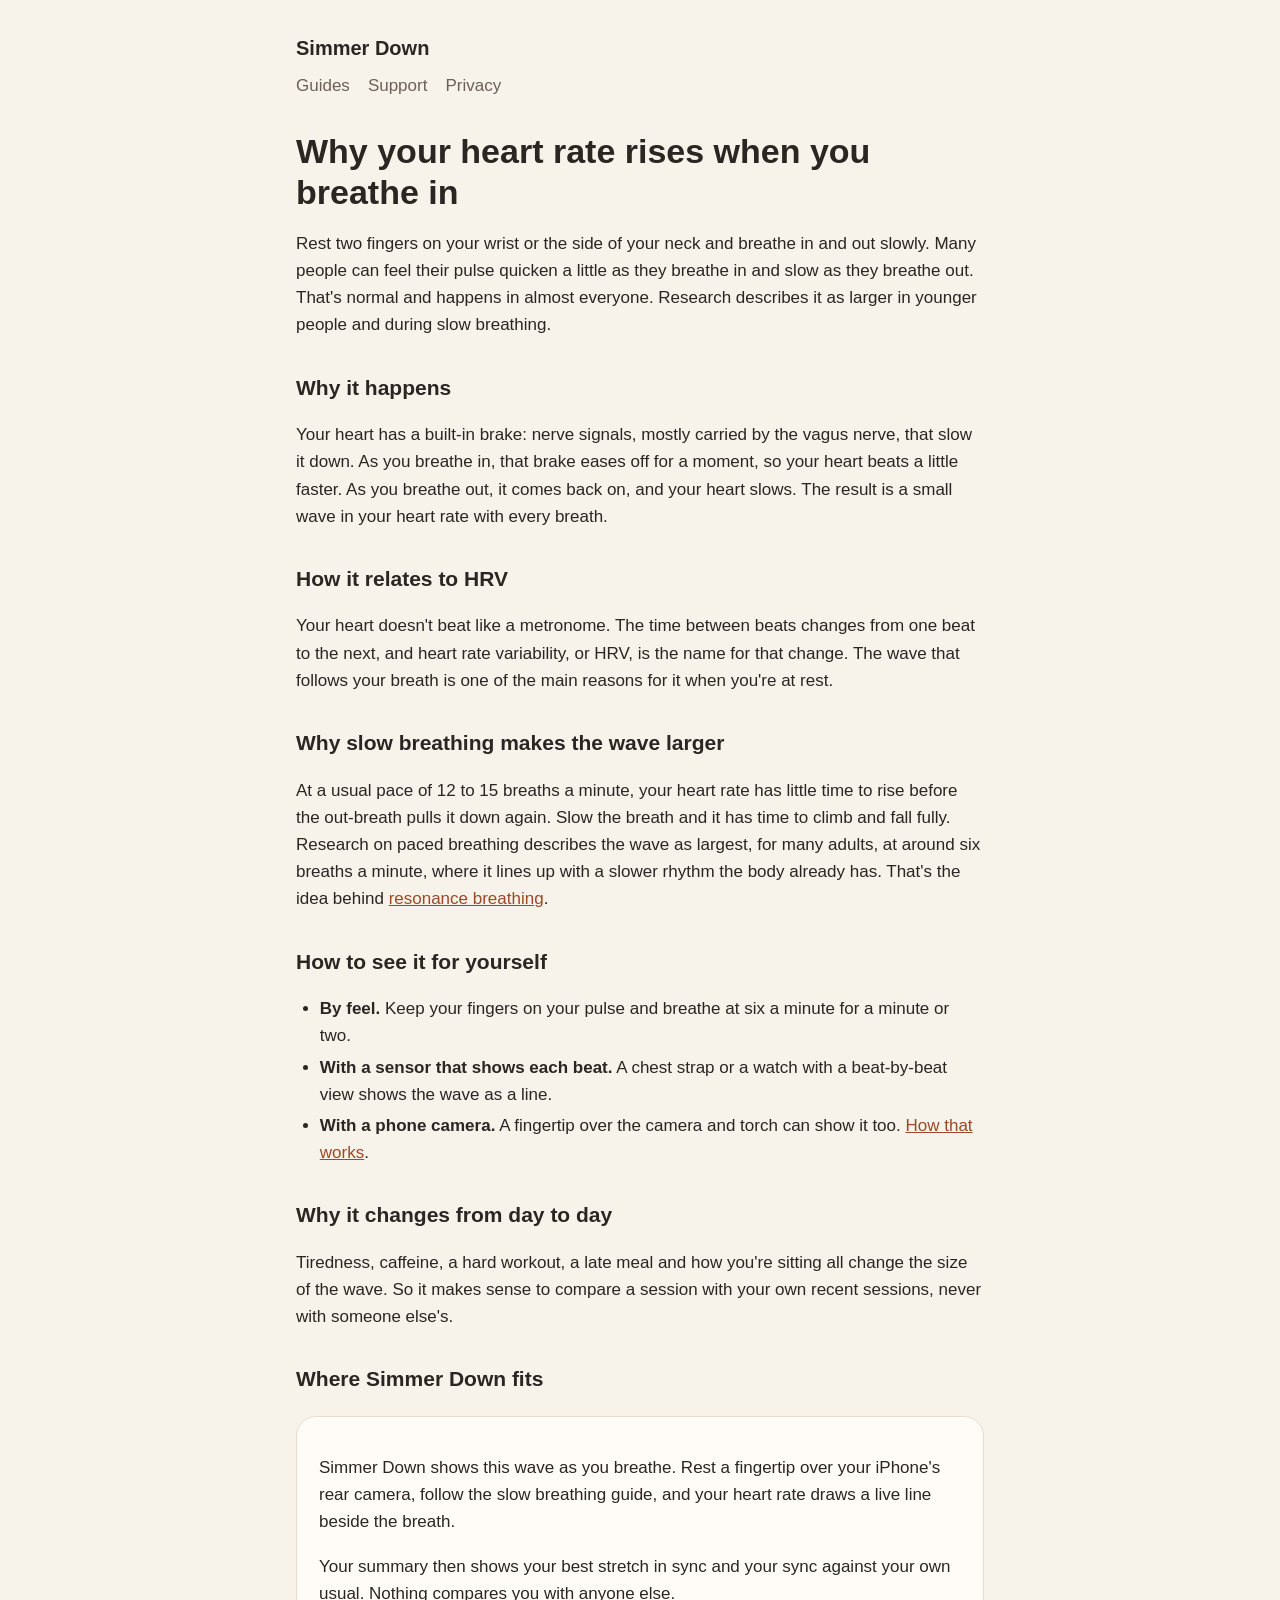
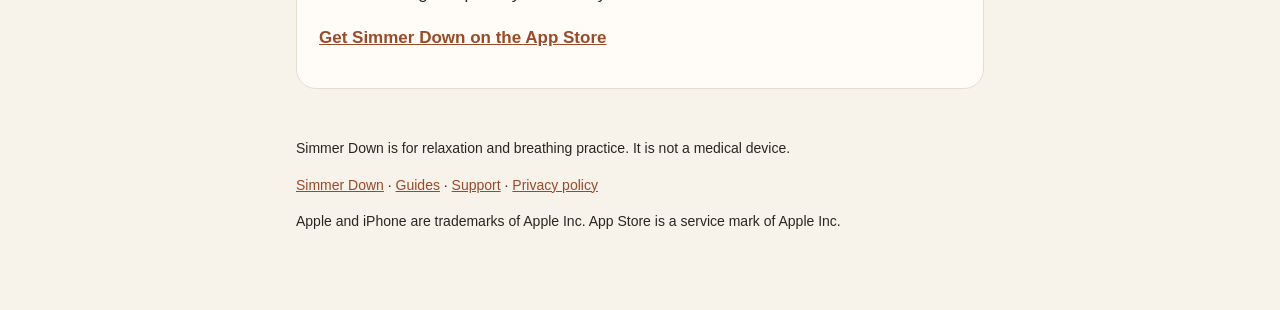
<file: heart-rate-and-breathing.html>
<!doctype html>
<html lang="en">
<head>
<meta charset="utf-8">
<meta name="viewport" content="width=device-width, initial-scale=1">
<title>Why your heart rate rises when you breathe in</title>
<meta name="description" content="Your heart rate speeds up a little on each in-breath and slows on each out-breath. Why that happens, how to feel it yourself, and why slow breathing makes the rise and fall larger.">
<link rel="canonical" href="https://andrewham1lton.github.io/simmer-down/heart-rate-and-breathing.html">
<meta name="apple-itunes-app" content="app-id=6835202432">
<meta property="og:type" content="article">
<meta property="og:site_name" content="Simmer Down">
<meta property="og:title" content="Why your heart rate rises when you breathe in">
<meta property="og:description" content="Your heart rate speeds up a little on each in-breath and slows on each out-breath. Why that happens, how to feel it yourself, and why slow breathing makes the rise and fall larger.">
<meta property="og:url" content="https://andrewham1lton.github.io/simmer-down/heart-rate-and-breathing.html">
<link rel="stylesheet" href="style.css">
</head>
<body>
<main class="guide">
  <header><a href="./">Simmer Down</a></header>
  <nav><a href="./#guides">Guides</a><a href="support.html">Support</a><a href="privacy.html">Privacy</a></nav>
  <h1>Why your heart rate rises when you breathe in</h1>

  <p>Rest two fingers on your wrist or the side of your neck and breathe in and out slowly. Many people can feel their pulse quicken a little as they breathe in and slow as they breathe out. That's normal and happens in almost everyone. Research describes it as larger in younger people and during slow breathing.</p>

  <h2>Why it happens</h2>
  <p>Your heart has a built-in brake: nerve signals, mostly carried by the vagus nerve, that slow it down. As you breathe in, that brake eases off for a moment, so your heart beats a little faster. As you breathe out, it comes back on, and your heart slows. The result is a small wave in your heart rate with every breath.</p>

  <h2>How it relates to HRV</h2>
  <p>Your heart doesn't beat like a metronome. The time between beats changes from one beat to the next, and heart rate variability, or HRV, is the name for that change. The wave that follows your breath is one of the main reasons for it when you're at rest.</p>

  <h2>Why slow breathing makes the wave larger</h2>
  <p>At a usual pace of 12 to 15 breaths a minute, your heart rate has little time to rise before the out-breath pulls it down again. Slow the breath and it has time to climb and fall fully. Research on paced breathing describes the wave as largest, for many adults, at around six breaths a minute, where it lines up with a slower rhythm the body already has. That's the idea behind <a href="resonance-breathing.html">resonance breathing</a>.</p>

  <h2>How to see it for yourself</h2>
  <ul>
    <li><strong>By feel.</strong> Keep your fingers on your pulse and breathe at six a minute for a minute or two.</li>
    <li><strong>With a sensor that shows each beat.</strong> A chest strap or a watch with a beat-by-beat view shows the wave as a line.</li>
    <li><strong>With a phone camera.</strong> A fingertip over the camera and torch can show it too. <a href="phone-camera-pulse.html">How that works</a>.</li>
  </ul>

  <h2>Why it changes from day to day</h2>
  <p>Tiredness, caffeine, a hard workout, a late meal and how you're sitting all change the size of the wave. So it makes sense to compare a session with your own recent sessions, never with someone else's.</p>

  <h2>Where Simmer Down fits</h2>
  <div class="card">
    <p>Simmer Down shows this wave as you breathe. Rest a fingertip over your iPhone's rear camera, follow the slow breathing guide, and your heart rate draws a live line beside the breath.</p>
    <p>Your summary then shows your best stretch in sync and your sync against your own usual. Nothing compares you with anyone else.</p>
    <p><a class="store" href="https://apps.apple.com/app/apple-store/id6835202432?pt=128607626&amp;ct=site-heart-and-breath&amp;mt=8">Get Simmer Down on the App Store</a></p>
  </div>

  <footer>
    <p>Simmer Down is for relaxation and breathing practice. It is not a medical device.</p>
    <p><a href="./">Simmer Down</a> · <a href="./#guides">Guides</a> · <a href="support.html">Support</a> · <a href="privacy.html">Privacy policy</a></p>
    <p>Apple and iPhone are trademarks of Apple Inc. App Store is a service mark of Apple Inc.</p>
  </footer>
</main>
</body>
</html>
</file>
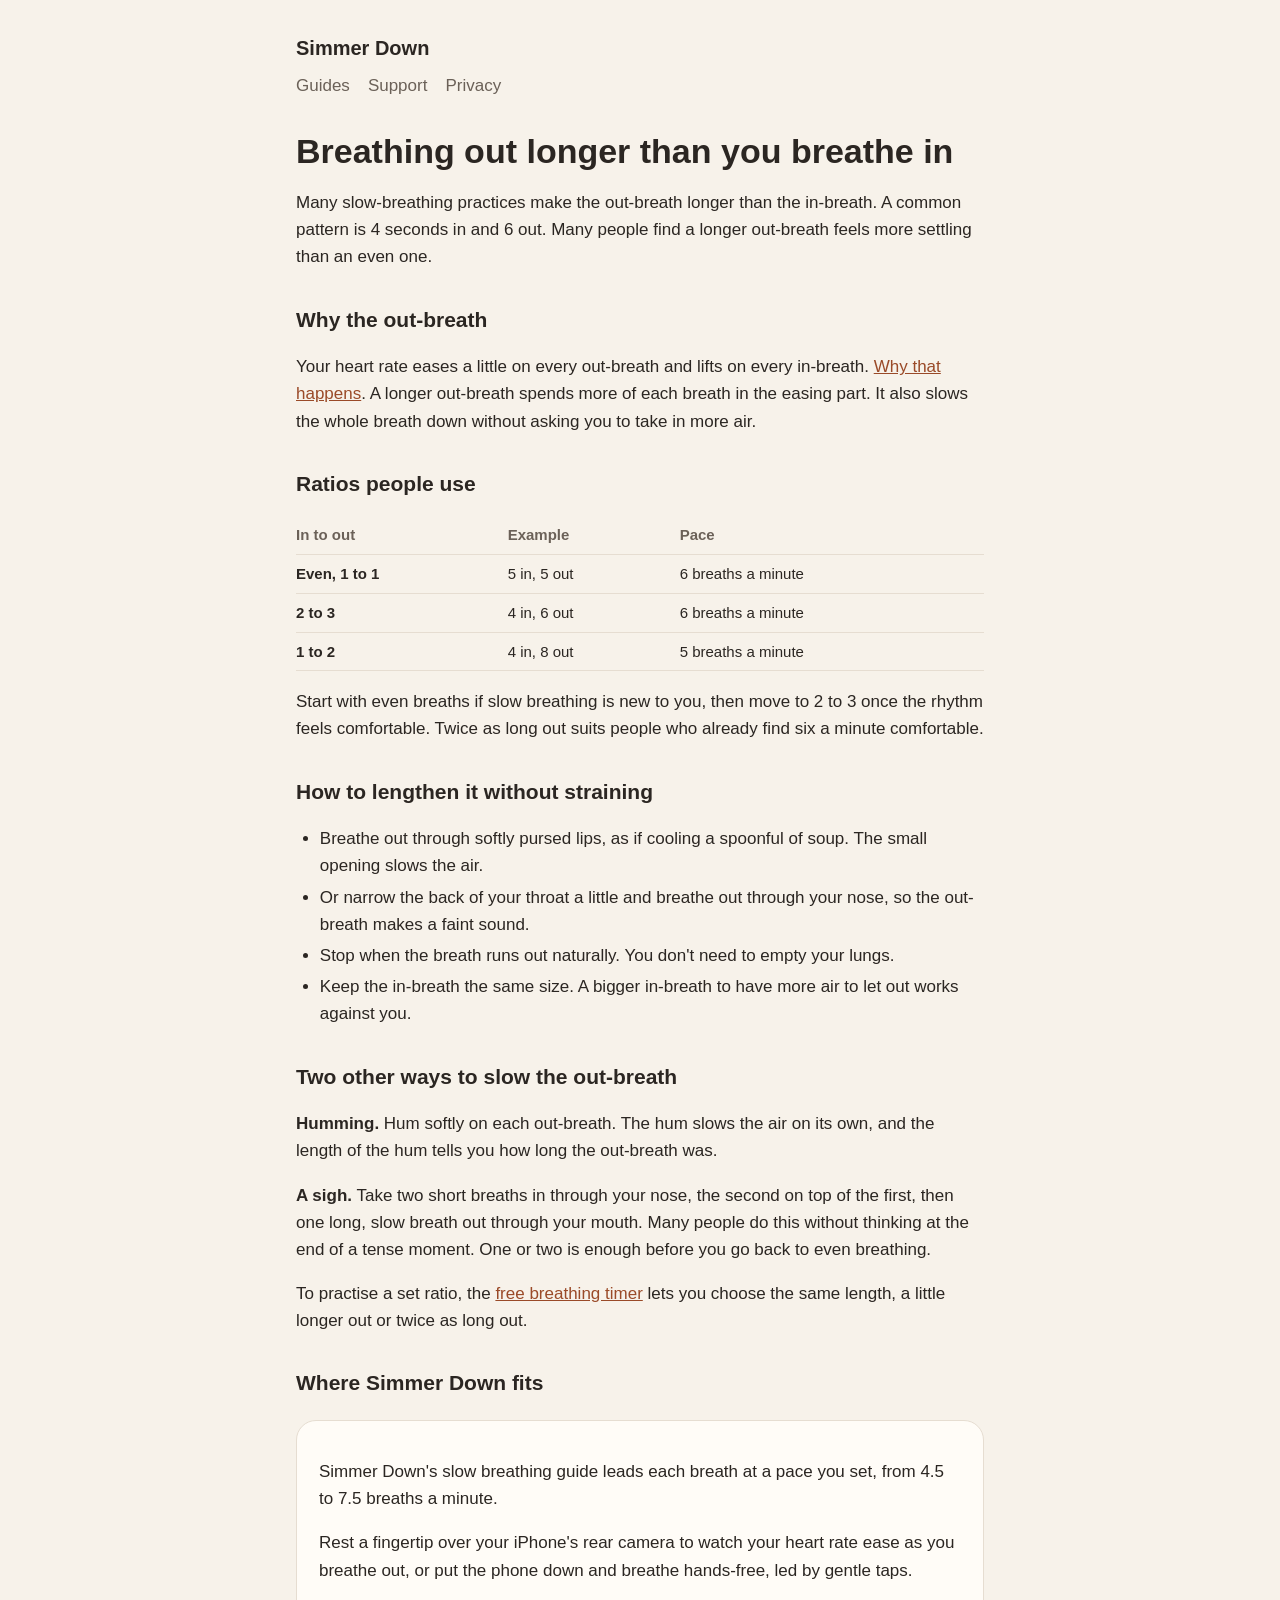
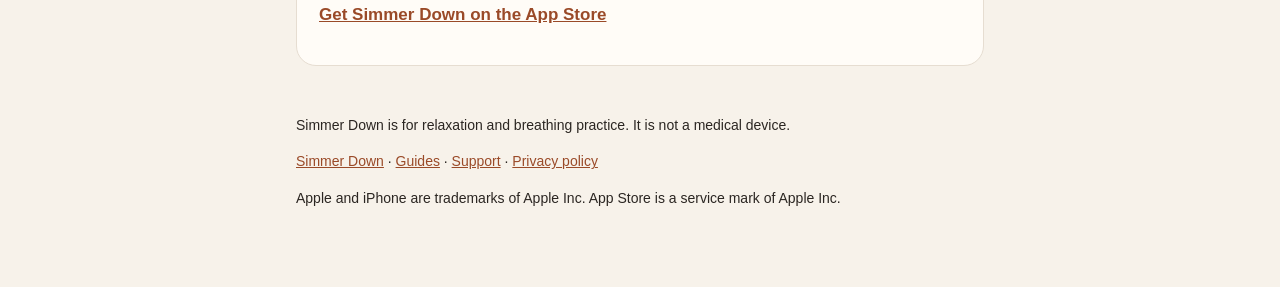
<file: longer-exhale-breathing.html>
<!doctype html>
<html lang="en">
<head>
<meta charset="utf-8">
<meta name="viewport" content="width=device-width, initial-scale=1">
<title>Breathing out longer than you breathe in</title>
<meta name="description" content="Why many breathing practices make the out-breath longer than the in-breath, the ratios people use, and how to lengthen your out-breath without straining.">
<link rel="canonical" href="https://andrewham1lton.github.io/simmer-down/longer-exhale-breathing.html">
<meta name="apple-itunes-app" content="app-id=6835202432">
<meta property="og:type" content="article">
<meta property="og:site_name" content="Simmer Down">
<meta property="og:title" content="Breathing out longer than you breathe in">
<meta property="og:description" content="Why many breathing practices make the out-breath longer than the in-breath, the ratios people use, and how to lengthen your out-breath without straining.">
<meta property="og:url" content="https://andrewham1lton.github.io/simmer-down/longer-exhale-breathing.html">
<link rel="stylesheet" href="style.css">
</head>
<body>
<main class="guide">
  <header><a href="./">Simmer Down</a></header>
  <nav><a href="./#guides">Guides</a><a href="support.html">Support</a><a href="privacy.html">Privacy</a></nav>
  <h1>Breathing out longer than you breathe in</h1>

  <p>Many slow-breathing practices make the out-breath longer than the in-breath. A common pattern is 4 seconds in and 6 out. Many people find a longer out-breath feels more settling than an even one.</p>

  <h2>Why the out-breath</h2>
  <p>Your heart rate eases a little on every out-breath and lifts on every in-breath. <a href="heart-rate-and-breathing.html">Why that happens</a>. A longer out-breath spends more of each breath in the easing part. It also slows the whole breath down without asking you to take in more air.</p>

  <h2>Ratios people use</h2>
  <table>
    <thead><tr><th scope="col">In to out</th><th scope="col">Example</th><th scope="col">Pace</th></tr></thead>
    <tbody>
      <tr><th scope="row">Even, 1 to 1</th><td>5 in, 5 out</td><td>6 breaths a minute</td></tr>
      <tr><th scope="row">2 to 3</th><td>4 in, 6 out</td><td>6 breaths a minute</td></tr>
      <tr><th scope="row">1 to 2</th><td>4 in, 8 out</td><td>5 breaths a minute</td></tr>
    </tbody>
  </table>
  <p>Start with even breaths if slow breathing is new to you, then move to 2 to 3 once the rhythm feels comfortable. Twice as long out suits people who already find six a minute comfortable.</p>

  <h2>How to lengthen it without straining</h2>
  <ul>
    <li>Breathe out through softly pursed lips, as if cooling a spoonful of soup. The small opening slows the air.</li>
    <li>Or narrow the back of your throat a little and breathe out through your nose, so the out-breath makes a faint sound.</li>
    <li>Stop when the breath runs out naturally. You don't need to empty your lungs.</li>
    <li>Keep the in-breath the same size. A bigger in-breath to have more air to let out works against you.</li>
  </ul>

  <h2>Two other ways to slow the out-breath</h2>
  <p><strong>Humming.</strong> Hum softly on each out-breath. The hum slows the air on its own, and the length of the hum tells you how long the out-breath was.</p>
  <p><strong>A sigh.</strong> Take two short breaths in through your nose, the second on top of the first, then one long, slow breath out through your mouth. Many people do this without thinking at the end of a tense moment. One or two is enough before you go back to even breathing.</p>
  <p>To practise a set ratio, the <a href="breathing-timer.html">free breathing timer</a> lets you choose the same length, a little longer out or twice as long out.</p>

  <h2>Where Simmer Down fits</h2>
  <div class="card">
    <p>Simmer Down's slow breathing guide leads each breath at a pace you set, from 4.5 to 7.5 breaths a minute.</p>
    <p>Rest a fingertip over your iPhone's rear camera to watch your heart rate ease as you breathe out, or put the phone down and breathe hands-free, led by gentle taps.</p>
    <p><a class="store" href="https://apps.apple.com/app/apple-store/id6835202432?pt=128607626&amp;ct=site-longer-exhale&amp;mt=8">Get Simmer Down on the App Store</a></p>
  </div>

  <footer>
    <p>Simmer Down is for relaxation and breathing practice. It is not a medical device.</p>
    <p><a href="./">Simmer Down</a> · <a href="./#guides">Guides</a> · <a href="support.html">Support</a> · <a href="privacy.html">Privacy policy</a></p>
    <p>Apple and iPhone are trademarks of Apple Inc. App Store is a service mark of Apple Inc.</p>
  </footer>
</main>
</body>
</html>
</file>
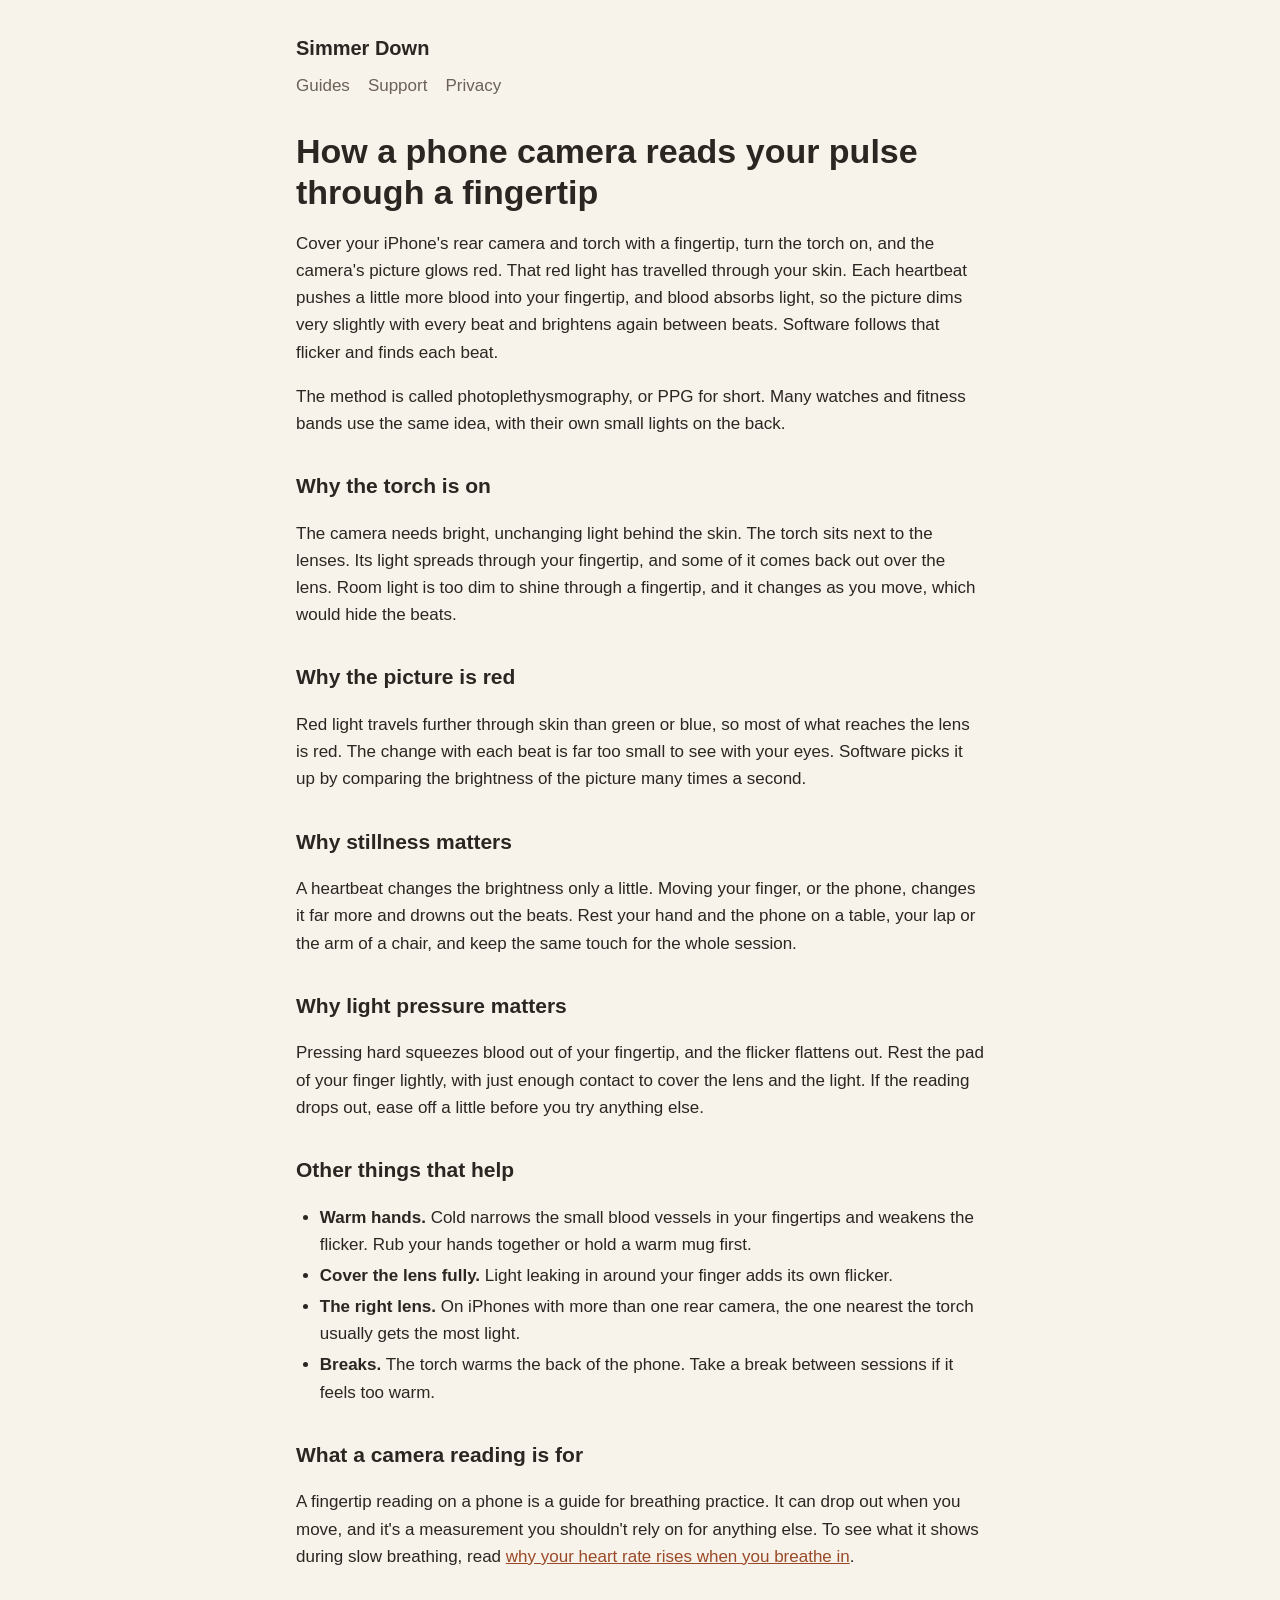
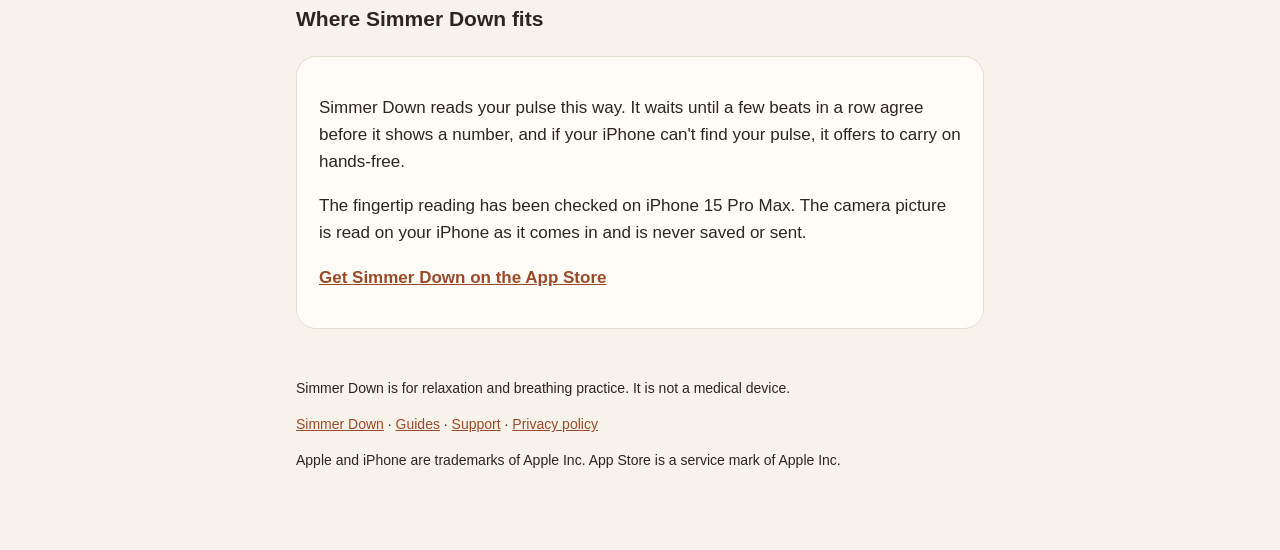
<file: phone-camera-pulse.html>
<!doctype html>
<html lang="en">
<head>
<meta charset="utf-8">
<meta name="viewport" content="width=device-width, initial-scale=1">
<title>How a phone camera reads your pulse through a fingertip</title>
<meta name="description" content="The torch shines through your fingertip, and each heartbeat changes how much light reaches the camera. How it works, and how to get a good reading: stillness, light pressure and warm hands.">
<link rel="canonical" href="https://andrewham1lton.github.io/simmer-down/phone-camera-pulse.html">
<meta name="apple-itunes-app" content="app-id=6835202432">
<meta property="og:type" content="article">
<meta property="og:site_name" content="Simmer Down">
<meta property="og:title" content="How a phone camera reads your pulse through a fingertip">
<meta property="og:description" content="The torch shines through your fingertip, and each heartbeat changes how much light reaches the camera. How it works, and how to get a good reading: stillness, light pressure and warm hands.">
<meta property="og:url" content="https://andrewham1lton.github.io/simmer-down/phone-camera-pulse.html">
<link rel="stylesheet" href="style.css">
</head>
<body>
<main class="guide">
  <header><a href="./">Simmer Down</a></header>
  <nav><a href="./#guides">Guides</a><a href="support.html">Support</a><a href="privacy.html">Privacy</a></nav>
  <h1>How a phone camera reads your pulse through a fingertip</h1>

  <p>Cover your iPhone's rear camera and torch with a fingertip, turn the torch on, and the camera's picture glows red. That red light has travelled through your skin. Each heartbeat pushes a little more blood into your fingertip, and blood absorbs light, so the picture dims very slightly with every beat and brightens again between beats. Software follows that flicker and finds each beat.</p>
  <p>The method is called photoplethysmography, or PPG for short. Many watches and fitness bands use the same idea, with their own small lights on the back.</p>

  <h2>Why the torch is on</h2>
  <p>The camera needs bright, unchanging light behind the skin. The torch sits next to the lenses. Its light spreads through your fingertip, and some of it comes back out over the lens. Room light is too dim to shine through a fingertip, and it changes as you move, which would hide the beats.</p>

  <h2>Why the picture is red</h2>
  <p>Red light travels further through skin than green or blue, so most of what reaches the lens is red. The change with each beat is far too small to see with your eyes. Software picks it up by comparing the brightness of the picture many times a second.</p>

  <h2>Why stillness matters</h2>
  <p>A heartbeat changes the brightness only a little. Moving your finger, or the phone, changes it far more and drowns out the beats. Rest your hand and the phone on a table, your lap or the arm of a chair, and keep the same touch for the whole session.</p>

  <h2>Why light pressure matters</h2>
  <p>Pressing hard squeezes blood out of your fingertip, and the flicker flattens out. Rest the pad of your finger lightly, with just enough contact to cover the lens and the light. If the reading drops out, ease off a little before you try anything else.</p>

  <h2>Other things that help</h2>
  <ul>
    <li><strong>Warm hands.</strong> Cold narrows the small blood vessels in your fingertips and weakens the flicker. Rub your hands together or hold a warm mug first.</li>
    <li><strong>Cover the lens fully.</strong> Light leaking in around your finger adds its own flicker.</li>
    <li><strong>The right lens.</strong> On iPhones with more than one rear camera, the one nearest the torch usually gets the most light.</li>
    <li><strong>Breaks.</strong> The torch warms the back of the phone. Take a break between sessions if it feels too warm.</li>
  </ul>

  <h2>What a camera reading is for</h2>
  <p>A fingertip reading on a phone is a guide for breathing practice. It can drop out when you move, and it's a measurement you shouldn't rely on for anything else. To see what it shows during slow breathing, read <a href="heart-rate-and-breathing.html">why your heart rate rises when you breathe in</a>.</p>

  <h2>Where Simmer Down fits</h2>
  <div class="card">
    <p>Simmer Down reads your pulse this way. It waits until a few beats in a row agree before it shows a number, and if your iPhone can't find your pulse, it offers to carry on hands-free.</p>
    <p>The fingertip reading has been checked on iPhone 15 Pro Max. The camera picture is read on your iPhone as it comes in and is never saved or sent.</p>
    <p><a class="store" href="https://apps.apple.com/app/apple-store/id6835202432?pt=128607626&amp;ct=site-camera-pulse&amp;mt=8">Get Simmer Down on the App Store</a></p>
  </div>

  <footer>
    <p>Simmer Down is for relaxation and breathing practice. It is not a medical device.</p>
    <p><a href="./">Simmer Down</a> · <a href="./#guides">Guides</a> · <a href="support.html">Support</a> · <a href="privacy.html">Privacy policy</a></p>
    <p>Apple and iPhone are trademarks of Apple Inc. App Store is a service mark of Apple Inc.</p>
  </footer>
</main>
</body>
</html>
</file>
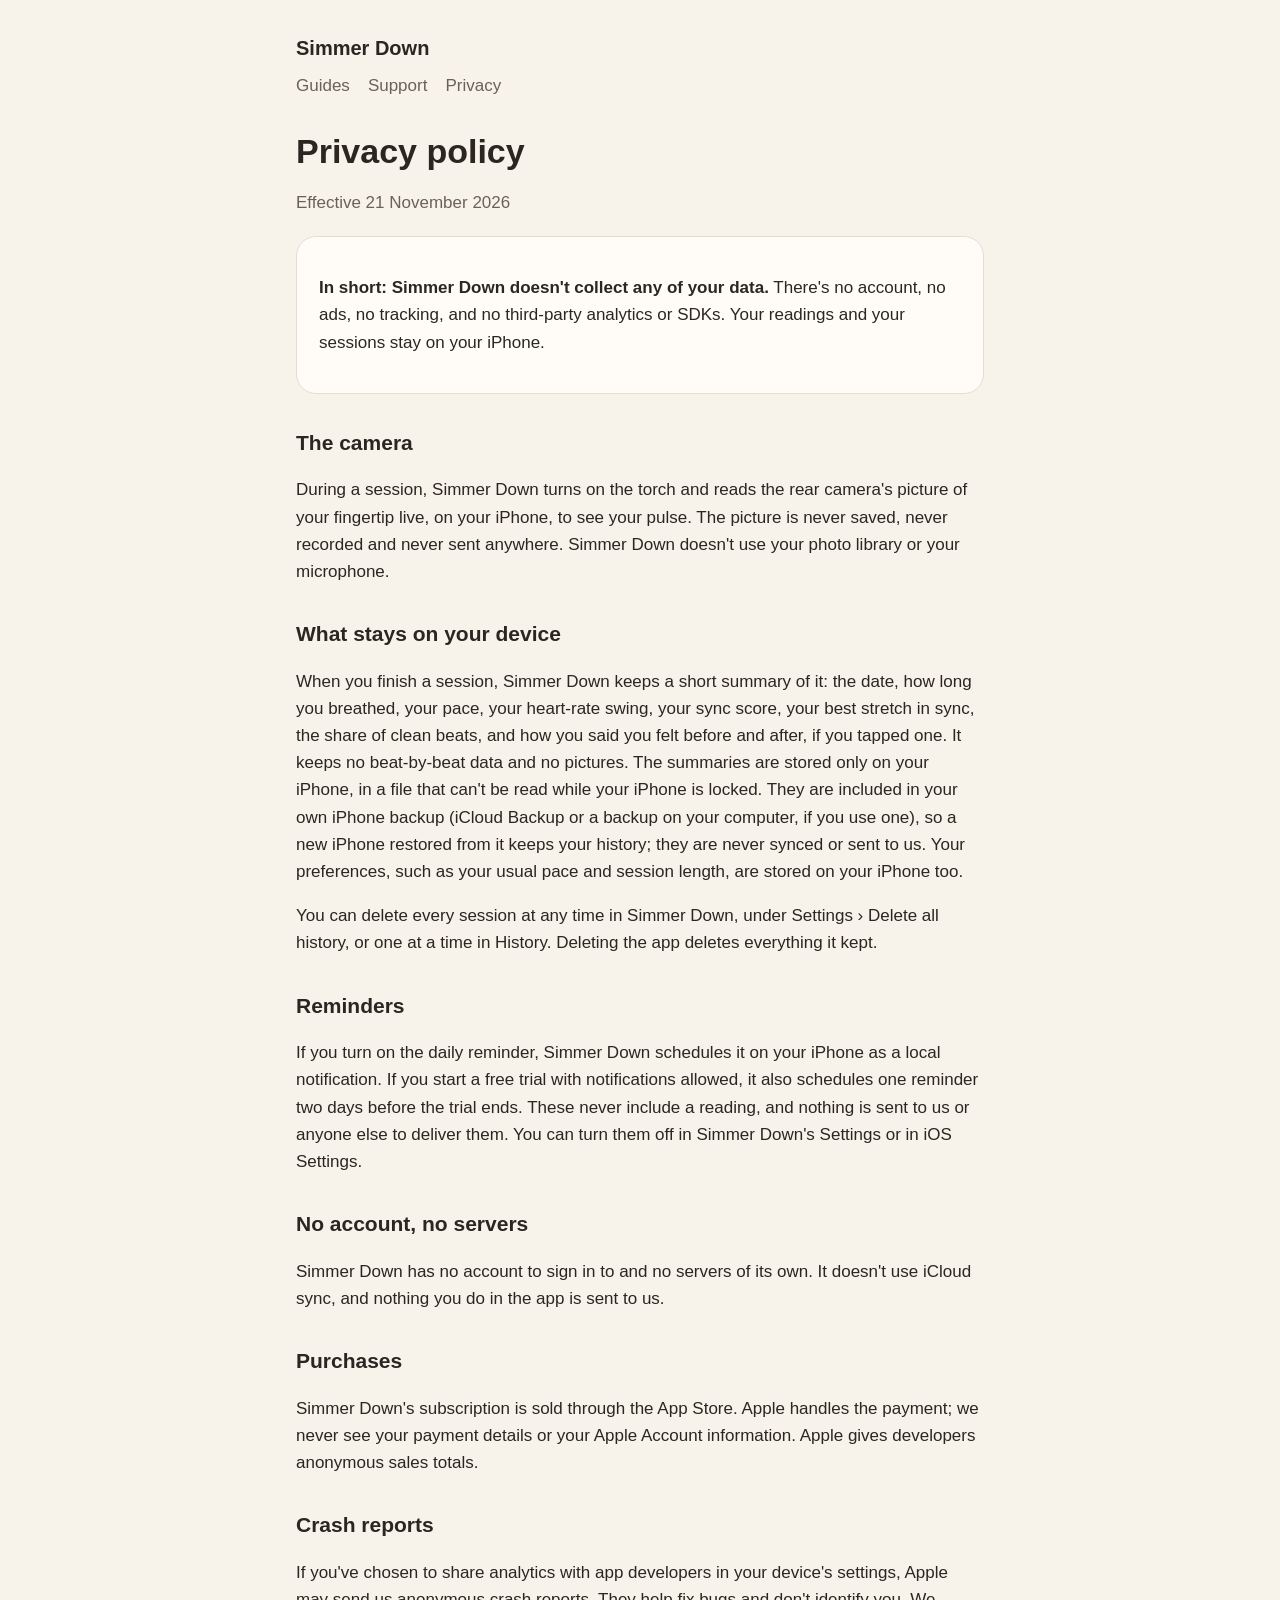
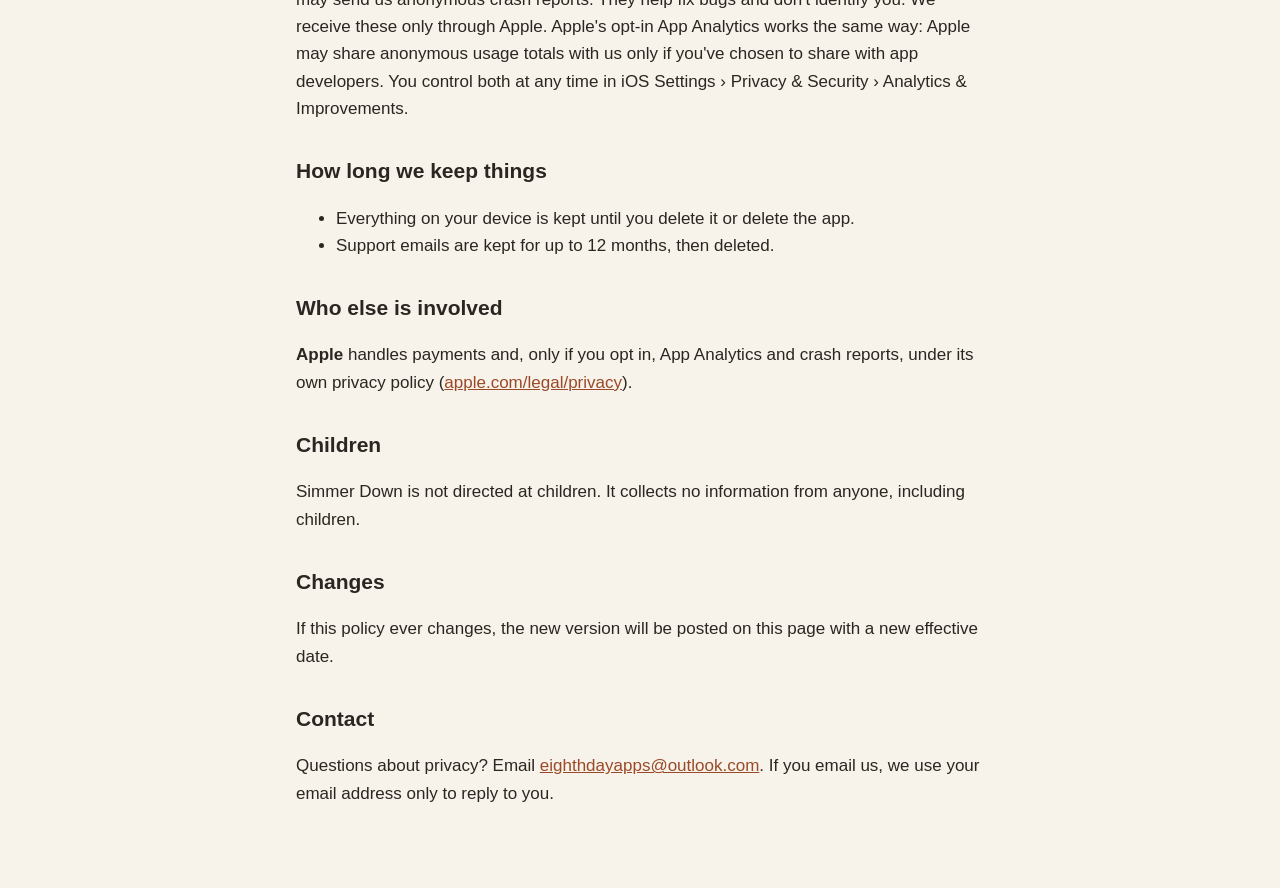
<file: privacy.html>
<!doctype html>
<html lang="en">
<head>
<meta charset="utf-8">
<meta name="viewport" content="width=device-width, initial-scale=1">
<title>Simmer Down Privacy</title>
<meta name="description" content="Simmer Down privacy policy: no account, no ads, no tracking, and no data collected. Your readings stay on your iPhone.">
<link rel="stylesheet" href="style.css">
</head>
<body>
<main>
  <header><a href="./">Simmer Down</a></header>
  <nav><a href="./#guides">Guides</a><a href="support.html">Support</a><a href="privacy.html">Privacy</a></nav>
  <h1>Privacy policy</h1>
  <p class="muted">Effective 21 November 2026</p>

  <div class="card">
    <p><strong>In short: Simmer Down doesn't collect any of your data.</strong> There's no account, no ads, no tracking, and no third-party analytics or SDKs. Your readings and your sessions stay on your iPhone.</p>
  </div>

  <h2>The camera</h2>
  <p>During a session, Simmer Down turns on the torch and reads the rear camera's picture of your fingertip live, on your iPhone, to see your pulse. The picture is never saved, never recorded and never sent anywhere. Simmer Down doesn't use your photo library or your microphone.</p>

  <h2>What stays on your device</h2>
  <p>When you finish a session, Simmer Down keeps a short summary of it: the date, how long you breathed, your pace, your heart-rate swing, your sync score, your best stretch in sync, the share of clean beats, and how you said you felt before and after, if you tapped one. It keeps no beat-by-beat data and no pictures. The summaries are stored only on your iPhone, in a file that can't be read while your iPhone is locked. They are included in your own iPhone backup (iCloud Backup or a backup on your computer, if you use one), so a new iPhone restored from it keeps your history; they are never synced or sent to us. Your preferences, such as your usual pace and session length, are stored on your iPhone too.</p>
  <p>You can delete every session at any time in Simmer Down, under Settings › Delete all history, or one at a time in History. Deleting the app deletes everything it kept.</p>

  <h2>Reminders</h2>
  <p>If you turn on the daily reminder, Simmer Down schedules it on your iPhone as a local notification. If you start a free trial with notifications allowed, it also schedules one reminder two days before the trial ends. These never include a reading, and nothing is sent to us or anyone else to deliver them. You can turn them off in Simmer Down's Settings or in iOS Settings.</p>

  <h2>No account, no servers</h2>
  <p>Simmer Down has no account to sign in to and no servers of its own. It doesn't use iCloud sync, and nothing you do in the app is sent to us.</p>

  <h2>Purchases</h2>
  <p>Simmer Down's subscription is sold through the App Store. Apple handles the payment; we never see your payment details or your Apple Account information. Apple gives developers anonymous sales totals.</p>

  <h2>Crash reports</h2>
  <p>If you've chosen to share analytics with app developers in your device's settings, Apple may send us anonymous crash reports. They help fix bugs and don't identify you. We receive these only through Apple. Apple's opt-in App Analytics works the same way: Apple may share anonymous usage totals with us only if you've chosen to share with app developers. You control both at any time in iOS Settings › Privacy &amp; Security › Analytics &amp; Improvements.</p>

  <h2>How long we keep things</h2>
  <ul>
    <li>Everything on your device is kept until you delete it or delete the app.</li>
    <li>Support emails are kept for up to 12 months, then deleted.</li>
  </ul>

  <h2>Who else is involved</h2>
  <p><strong>Apple</strong> handles payments and, only if you opt in, App Analytics and crash reports, under its own privacy policy (<a href="https://www.apple.com/legal/privacy/">apple.com/legal/privacy</a>).</p>

  <h2>Children</h2>
  <p>Simmer Down is not directed at children. It collects no information from anyone, including children.</p>

  <h2>Changes</h2>
  <p>If this policy ever changes, the new version will be posted on this page with a new effective date.</p>

  <h2>Contact</h2>
  <p>Questions about privacy? Email <a href="mailto:eighthdayapps@outlook.com">eighthdayapps@outlook.com</a>. If you email us, we use your email address only to reply to you.</p>
</main>
</body>
</html>
</file>
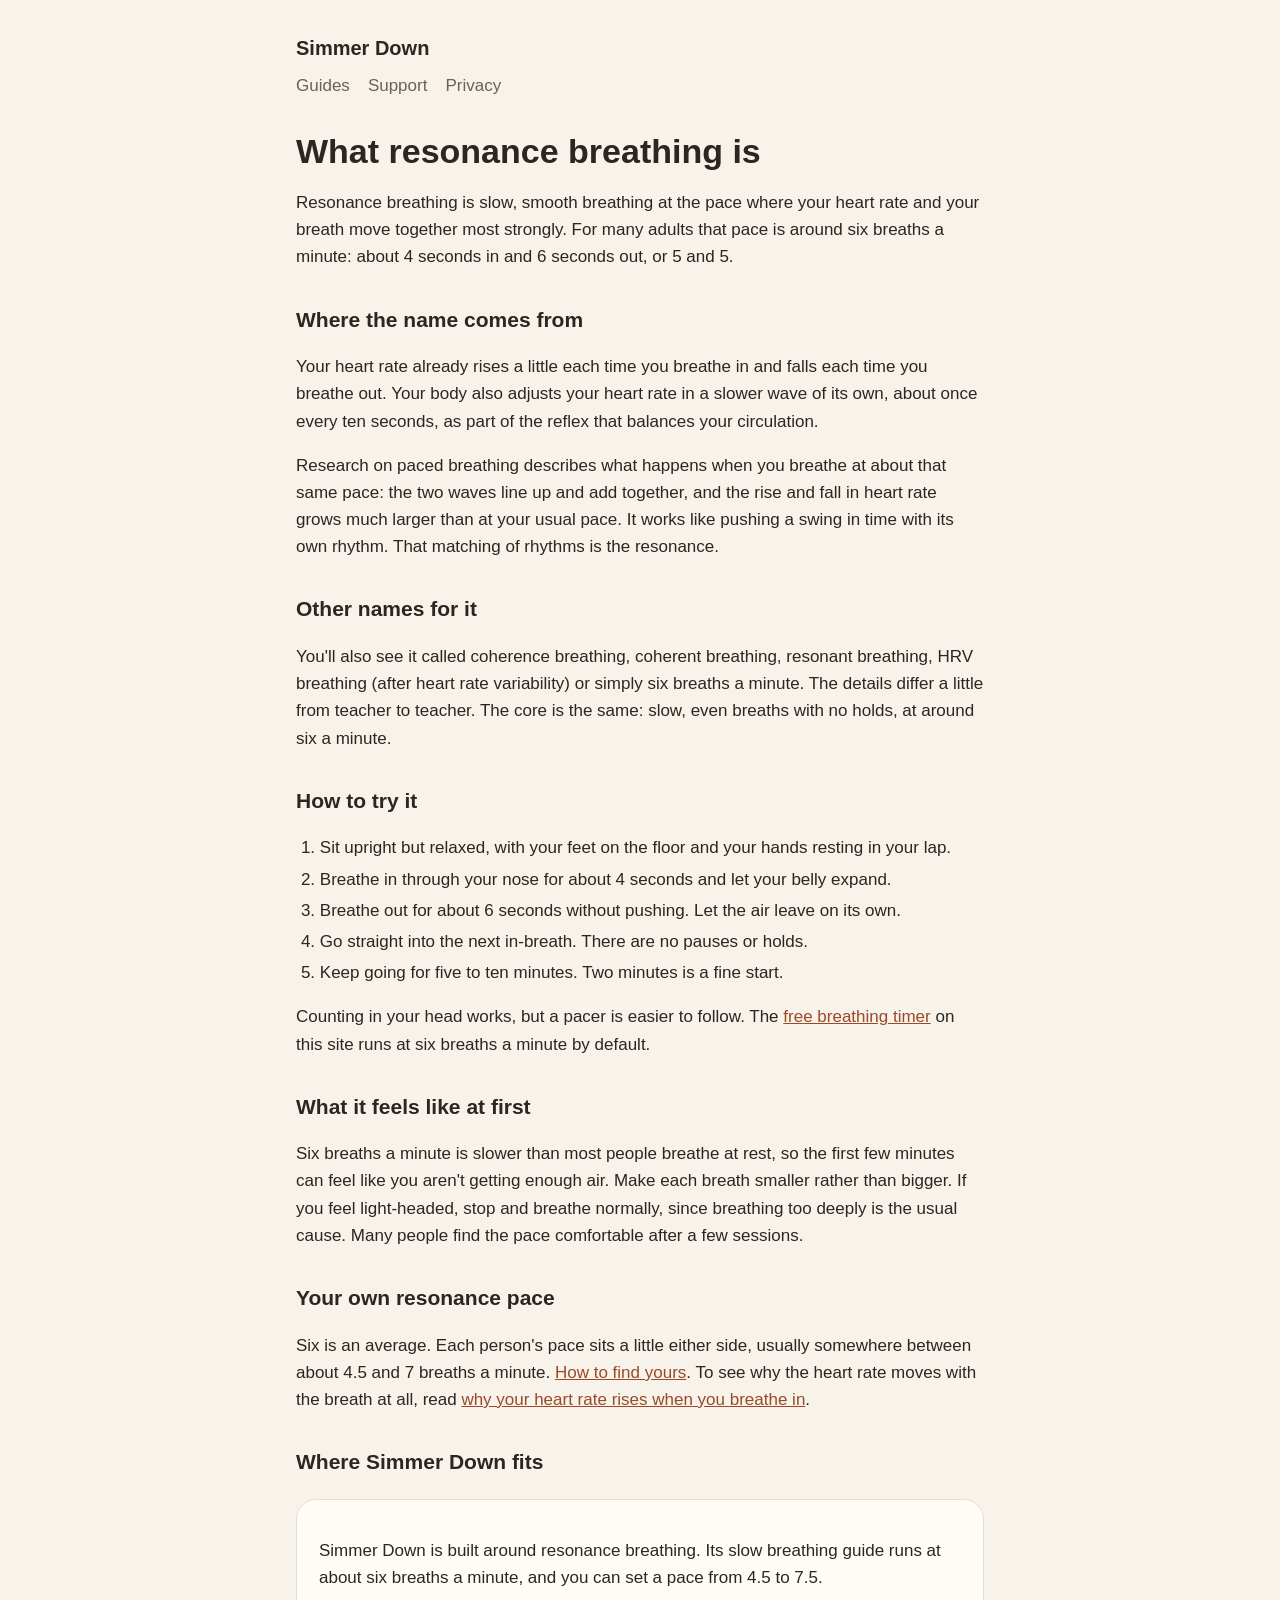
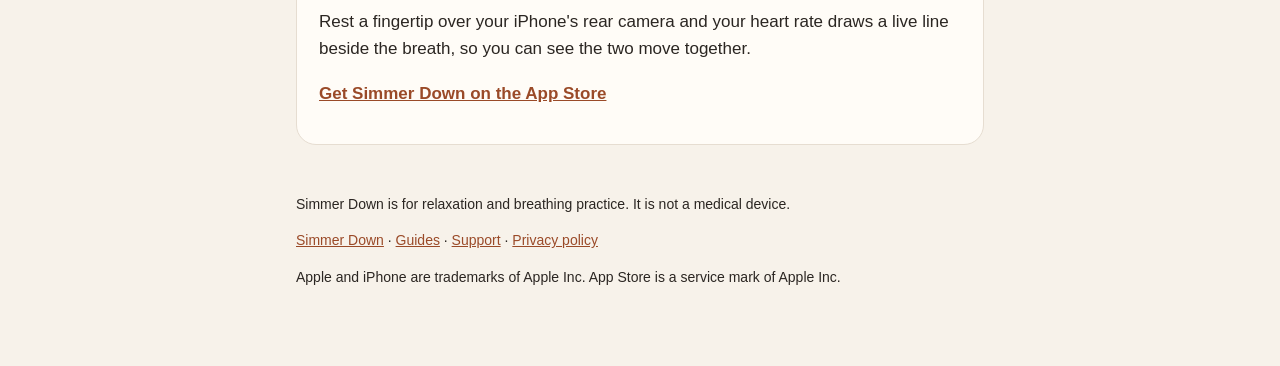
<file: resonance-breathing.html>
<!doctype html>
<html lang="en">
<head>
<meta charset="utf-8">
<meta name="viewport" content="width=device-width, initial-scale=1">
<title>What resonance breathing is, and how to try it</title>
<meta name="description" content="Resonance breathing is slow, smooth breathing at around six breaths a minute, the pace at which many people&#x27;s heart rate rises and falls most with each breath. What it is and how to start.">
<link rel="canonical" href="https://andrewham1lton.github.io/simmer-down/resonance-breathing.html">
<meta name="apple-itunes-app" content="app-id=6835202432">
<meta property="og:type" content="article">
<meta property="og:site_name" content="Simmer Down">
<meta property="og:title" content="What resonance breathing is, and how to try it">
<meta property="og:description" content="Resonance breathing is slow, smooth breathing at around six breaths a minute, the pace at which many people&#x27;s heart rate rises and falls most with each breath. What it is and how to start.">
<meta property="og:url" content="https://andrewham1lton.github.io/simmer-down/resonance-breathing.html">
<link rel="stylesheet" href="style.css">
</head>
<body>
<main class="guide">
  <header><a href="./">Simmer Down</a></header>
  <nav><a href="./#guides">Guides</a><a href="support.html">Support</a><a href="privacy.html">Privacy</a></nav>
  <h1>What resonance breathing is</h1>

  <p>Resonance breathing is slow, smooth breathing at the pace where your heart rate and your breath move together most strongly. For many adults that pace is around six breaths a minute: about 4 seconds in and 6 seconds out, or 5 and 5.</p>

  <h2>Where the name comes from</h2>
  <p>Your heart rate already rises a little each time you breathe in and falls each time you breathe out. Your body also adjusts your heart rate in a slower wave of its own, about once every ten seconds, as part of the reflex that balances your circulation.</p>
  <p>Research on paced breathing describes what happens when you breathe at about that same pace: the two waves line up and add together, and the rise and fall in heart rate grows much larger than at your usual pace. It works like pushing a swing in time with its own rhythm. That matching of rhythms is the resonance.</p>

  <h2>Other names for it</h2>
  <p>You'll also see it called coherence breathing, coherent breathing, resonant breathing, HRV breathing (after heart rate variability) or simply six breaths a minute. The details differ a little from teacher to teacher. The core is the same: slow, even breaths with no holds, at around six a minute.</p>

  <h2>How to try it</h2>
  <ol>
    <li>Sit upright but relaxed, with your feet on the floor and your hands resting in your lap.</li>
    <li>Breathe in through your nose for about 4 seconds and let your belly expand.</li>
    <li>Breathe out for about 6 seconds without pushing. Let the air leave on its own.</li>
    <li>Go straight into the next in-breath. There are no pauses or holds.</li>
    <li>Keep going for five to ten minutes. Two minutes is a fine start.</li>
  </ol>
  <p>Counting in your head works, but a pacer is easier to follow. The <a href="breathing-timer.html">free breathing timer</a> on this site runs at six breaths a minute by default.</p>

  <h2>What it feels like at first</h2>
  <p>Six breaths a minute is slower than most people breathe at rest, so the first few minutes can feel like you aren't getting enough air. Make each breath smaller rather than bigger. If you feel light-headed, stop and breathe normally, since breathing too deeply is the usual cause. Many people find the pace comfortable after a few sessions.</p>

  <h2>Your own resonance pace</h2>
  <p>Six is an average. Each person's pace sits a little either side, usually somewhere between about 4.5 and 7 breaths a minute. <a href="find-your-breathing-pace.html">How to find yours</a>. To see why the heart rate moves with the breath at all, read <a href="heart-rate-and-breathing.html">why your heart rate rises when you breathe in</a>.</p>

  <h2>Where Simmer Down fits</h2>
  <div class="card">
    <p>Simmer Down is built around resonance breathing. Its slow breathing guide runs at about six breaths a minute, and you can set a pace from 4.5 to 7.5.</p>
    <p>Rest a fingertip over your iPhone's rear camera and your heart rate draws a live line beside the breath, so you can see the two move together.</p>
    <p><a class="store" href="https://apps.apple.com/app/apple-store/id6835202432?pt=128607626&amp;ct=site-resonance&amp;mt=8">Get Simmer Down on the App Store</a></p>
  </div>

  <footer>
    <p>Simmer Down is for relaxation and breathing practice. It is not a medical device.</p>
    <p><a href="./">Simmer Down</a> · <a href="./#guides">Guides</a> · <a href="support.html">Support</a> · <a href="privacy.html">Privacy policy</a></p>
    <p>Apple and iPhone are trademarks of Apple Inc. App Store is a service mark of Apple Inc.</p>
  </footer>
</main>
</body>
</html>
</file>
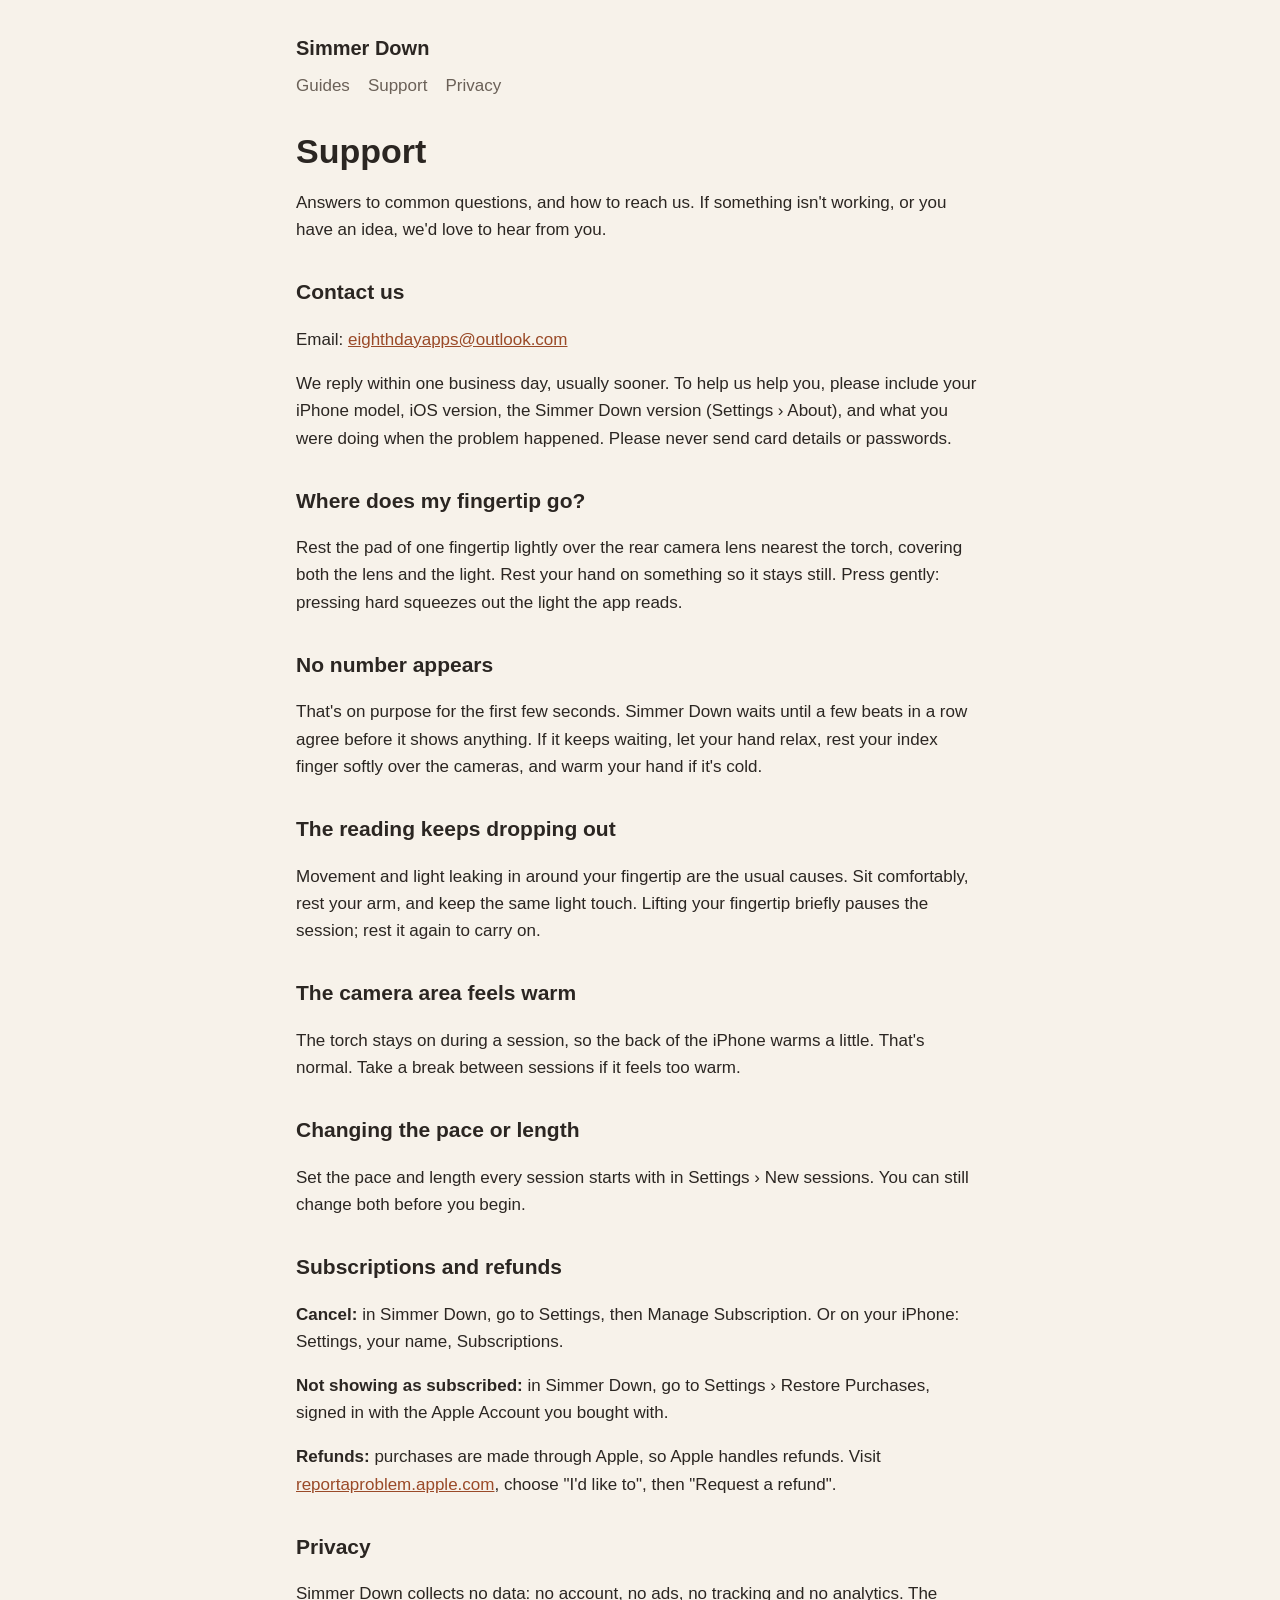
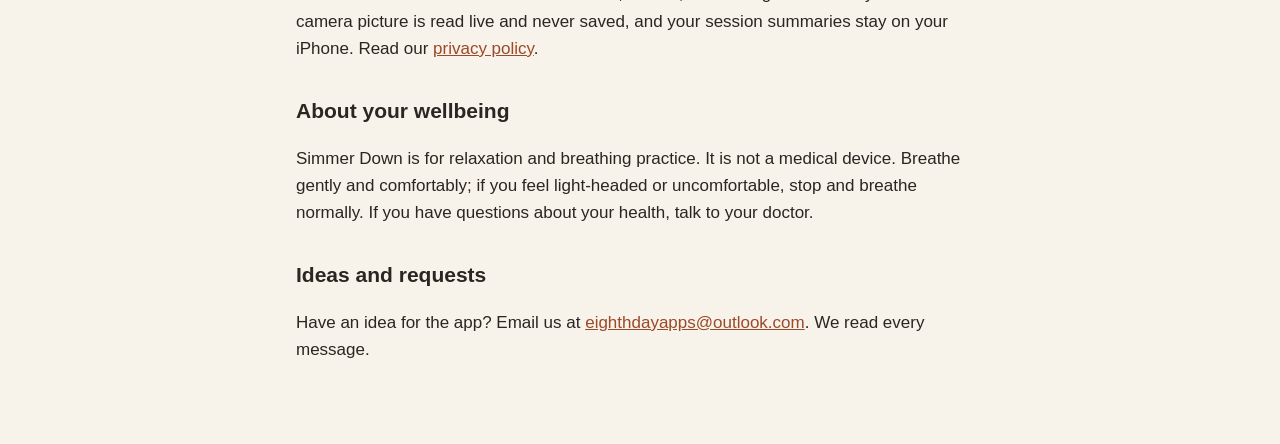
<file: support.html>
<!doctype html>
<html lang="en">
<head>
<meta charset="utf-8">
<meta name="viewport" content="width=device-width, initial-scale=1">
<title>Simmer Down Support</title>
<meta name="description" content="Help with Simmer Down: placing your fingertip, getting a steady reading, subscriptions and how to get in touch.">
<link rel="stylesheet" href="style.css">
</head>
<body>
<main>
  <header><a href="./">Simmer Down</a></header>
  <nav><a href="./#guides">Guides</a><a href="support.html">Support</a><a href="privacy.html">Privacy</a></nav>
  <h1>Support</h1>
  <p>Answers to common questions, and how to reach us. If something isn't working, or you have an idea, we'd love to hear from you.</p>

  <h2>Contact us</h2>
  <p>Email: <a href="mailto:eighthdayapps@outlook.com">eighthdayapps@outlook.com</a></p>
  <p>We reply within one business day, usually sooner. To help us help you, please include your iPhone model, iOS version, the Simmer Down version (Settings › About), and what you were doing when the problem happened. Please never send card details or passwords.</p>

  <h2>Where does my fingertip go?</h2>
  <p>Rest the pad of one fingertip lightly over the rear camera lens nearest the torch, covering both the lens and the light. Rest your hand on something so it stays still. Press gently: pressing hard squeezes out the light the app reads.</p>

  <h2>No number appears</h2>
  <p>That's on purpose for the first few seconds. Simmer Down waits until a few beats in a row agree before it shows anything. If it keeps waiting, let your hand relax, rest your index finger softly over the cameras, and warm your hand if it's cold.</p>

  <h2>The reading keeps dropping out</h2>
  <p>Movement and light leaking in around your fingertip are the usual causes. Sit comfortably, rest your arm, and keep the same light touch. Lifting your fingertip briefly pauses the session; rest it again to carry on.</p>

  <h2>The camera area feels warm</h2>
  <p>The torch stays on during a session, so the back of the iPhone warms a little. That's normal. Take a break between sessions if it feels too warm.</p>

  <h2>Changing the pace or length</h2>
  <p>Set the pace and length every session starts with in Settings › New sessions. You can still change both before you begin.</p>

  <h2>Subscriptions and refunds</h2>
  <p><strong>Cancel:</strong> in Simmer Down, go to Settings, then Manage Subscription. Or on your iPhone: Settings, your name, Subscriptions.</p>
  <p><strong>Not showing as subscribed:</strong> in Simmer Down, go to Settings › Restore Purchases, signed in with the Apple Account you bought with.</p>
  <p><strong>Refunds:</strong> purchases are made through Apple, so Apple handles refunds. Visit <a href="https://reportaproblem.apple.com">reportaproblem.apple.com</a>, choose "I'd like to", then "Request a refund".</p>

  <h2>Privacy</h2>
  <p>Simmer Down collects no data: no account, no ads, no tracking and no analytics. The camera picture is read live and never saved, and your session summaries stay on your iPhone. Read our <a href="privacy.html">privacy policy</a>.</p>

  <h2>About your wellbeing</h2>
  <p>Simmer Down is for relaxation and breathing practice. It is not a medical device. Breathe gently and comfortably; if you feel light-headed or uncomfortable, stop and breathe normally. If you have questions about your health, talk to your doctor.</p>

  <h2>Ideas and requests</h2>
  <p>Have an idea for the app? Email us at <a href="mailto:eighthdayapps@outlook.com">eighthdayapps@outlook.com</a>. We read every message.</p>
</main>
</body>
</html>
</file>
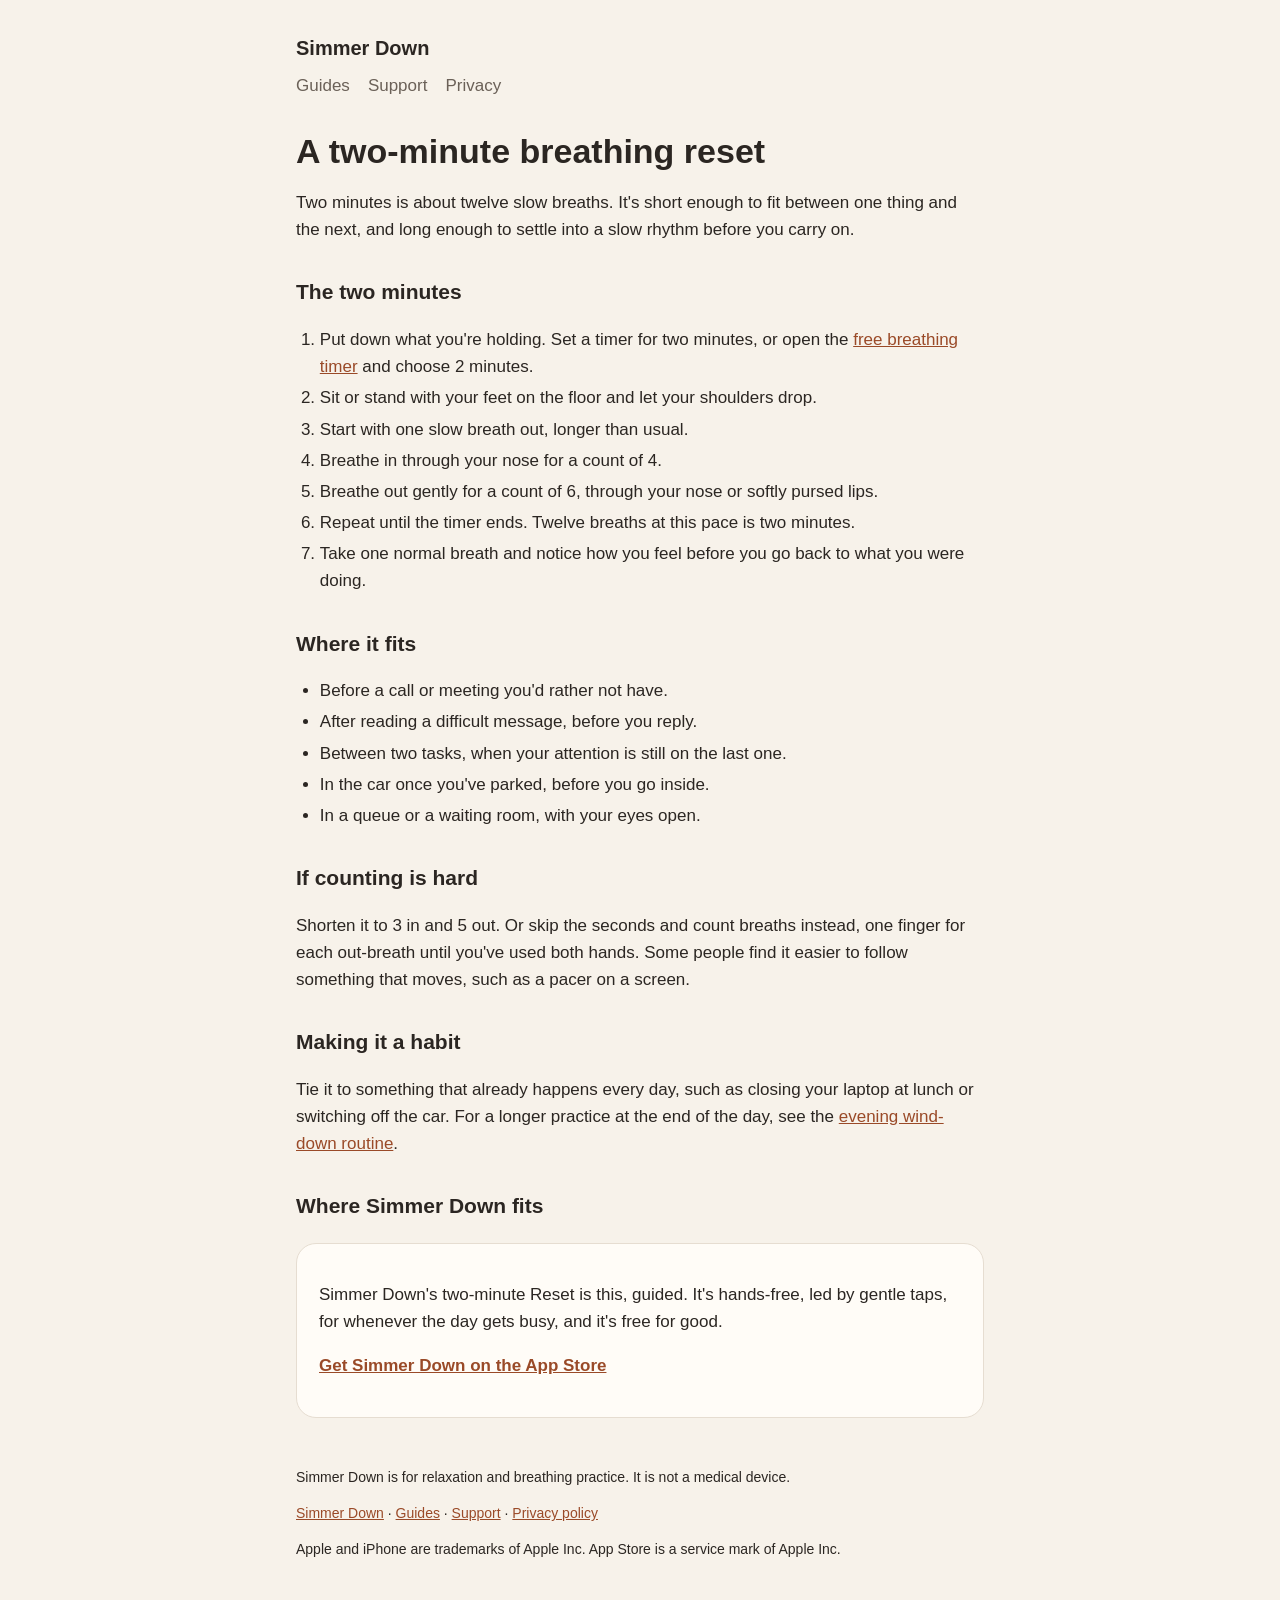
<file: two-minute-reset.html>
<!doctype html>
<html lang="en">
<head>
<meta charset="utf-8">
<meta name="viewport" content="width=device-width, initial-scale=1">
<title>A two-minute breathing reset for a busy day</title>
<meta name="description" content="A two-minute slow-breathing break you can do anywhere: how to set up, what to count, and where it fits in a busy day. No equipment needed.">
<link rel="canonical" href="https://andrewham1lton.github.io/simmer-down/two-minute-reset.html">
<meta name="apple-itunes-app" content="app-id=6835202432">
<meta property="og:type" content="article">
<meta property="og:site_name" content="Simmer Down">
<meta property="og:title" content="A two-minute breathing reset for a busy day">
<meta property="og:description" content="A two-minute slow-breathing break you can do anywhere: how to set up, what to count, and where it fits in a busy day. No equipment needed.">
<meta property="og:url" content="https://andrewham1lton.github.io/simmer-down/two-minute-reset.html">
<link rel="stylesheet" href="style.css">
</head>
<body>
<main class="guide">
  <header><a href="./">Simmer Down</a></header>
  <nav><a href="./#guides">Guides</a><a href="support.html">Support</a><a href="privacy.html">Privacy</a></nav>
  <h1>A two-minute breathing reset</h1>

  <p>Two minutes is about twelve slow breaths. It's short enough to fit between one thing and the next, and long enough to settle into a slow rhythm before you carry on.</p>

  <h2>The two minutes</h2>
  <ol>
    <li>Put down what you're holding. Set a timer for two minutes, or open the <a href="breathing-timer.html">free breathing timer</a> and choose 2 minutes.</li>
    <li>Sit or stand with your feet on the floor and let your shoulders drop.</li>
    <li>Start with one slow breath out, longer than usual.</li>
    <li>Breathe in through your nose for a count of 4.</li>
    <li>Breathe out gently for a count of 6, through your nose or softly pursed lips.</li>
    <li>Repeat until the timer ends. Twelve breaths at this pace is two minutes.</li>
    <li>Take one normal breath and notice how you feel before you go back to what you were doing.</li>
  </ol>

  <h2>Where it fits</h2>
  <ul>
    <li>Before a call or meeting you'd rather not have.</li>
    <li>After reading a difficult message, before you reply.</li>
    <li>Between two tasks, when your attention is still on the last one.</li>
    <li>In the car once you've parked, before you go inside.</li>
    <li>In a queue or a waiting room, with your eyes open.</li>
  </ul>

  <h2>If counting is hard</h2>
  <p>Shorten it to 3 in and 5 out. Or skip the seconds and count breaths instead, one finger for each out-breath until you've used both hands. Some people find it easier to follow something that moves, such as a pacer on a screen.</p>

  <h2>Making it a habit</h2>
  <p>Tie it to something that already happens every day, such as closing your laptop at lunch or switching off the car. For a longer practice at the end of the day, see the <a href="evening-wind-down-breathing.html">evening wind-down routine</a>.</p>

  <h2>Where Simmer Down fits</h2>
  <div class="card">
    <p>Simmer Down's two-minute Reset is this, guided. It's hands-free, led by gentle taps, for whenever the day gets busy, and it's free for good.</p>
    <p><a class="store" href="https://apps.apple.com/app/apple-store/id6835202432?pt=128607626&amp;ct=site-reset&amp;mt=8">Get Simmer Down on the App Store</a></p>
  </div>

  <footer>
    <p>Simmer Down is for relaxation and breathing practice. It is not a medical device.</p>
    <p><a href="./">Simmer Down</a> · <a href="./#guides">Guides</a> · <a href="support.html">Support</a> · <a href="privacy.html">Privacy policy</a></p>
    <p>Apple and iPhone are trademarks of Apple Inc. App Store is a service mark of Apple Inc.</p>
  </footer>
</main>
</body>
</html>
</file>
<file: style.css>
:root {
  --bg: #f7f2ea;
  --text: #2b2622;
  --muted: #6b6158;
  --accent: #9a4a28;
  --card: #fffcf7;
  --line: #e6ddd1;
}
@media (prefers-color-scheme: dark) {
  :root {
    --bg: #1a1714;
    --text: #f2ece4;
    --muted: #a89e93;
    --accent: #e58a5e;
    --card: #262220;
    --line: #3a3430;
  }
}
* { box-sizing: border-box; }
body {
  margin: 0;
  background: var(--bg);
  color: var(--text);
  font: 17px/1.6 -apple-system, BlinkMacSystemFont, "Segoe UI", Roboto, sans-serif;
}
main { max-width: 720px; margin: 0 auto; padding: 32px 16px 64px; }
header { display: flex; align-items: center; gap: 14px; margin-bottom: 8px; }
header a { color: inherit; text-decoration: none; font-weight: 700; font-size: 20px; }
nav { display: flex; gap: 18px; margin: 8px 0 32px; }
nav a { color: var(--muted); text-decoration: none; }
nav a:hover, a { color: var(--accent); }
h1 { font-family: ui-rounded, -apple-system, sans-serif; font-size: 34px; line-height: 1.2; margin: 0 0 8px; }
h2 { font-family: ui-rounded, -apple-system, sans-serif; font-size: 21px; margin: 32px 0 6px; }
p, li { color: var(--text); }
.muted { color: var(--muted); }
.card { background: var(--card); border: 1px solid var(--line); border-radius: 20px; padding: 20px 22px; margin: 20px 0; }
footer { margin-top: 48px; color: var(--muted); font-size: 14px; }

/* Guides and the breathing timer (AB#3043). Colours stay on the tokens above; the full design pass is AB#2976. */
nav { flex-wrap: wrap; }
.small { font-size: 15px; }
.guide ol, .guide ul, .guides { padding-left: 1.4em; }
.guide li, .guides li { margin: 4px 0; }
.guide table { width: 100%; border-collapse: collapse; margin: 16px 0; font-size: 15px; line-height: 1.45; }
.guide th, .guide td { text-align: left; vertical-align: top; padding: 8px 10px 8px 0; border-bottom: 1px solid var(--line); }
.guide thead th { color: var(--muted); font-weight: 600; }
.guide tbody th { font-weight: 600; }
.store { font-weight: 600; }
.timer { text-align: left; }
.pacer {
  width: min(220px, 60vw); aspect-ratio: 1; margin: 8px auto 16px; border-radius: 50%;
  border: 2px solid var(--line); display: flex; align-items: center; justify-content: center;
}
.pacer-dot {
  width: 100%; height: 100%; border-radius: 50%; border: 2px solid var(--accent);
  background: color-mix(in srgb, var(--accent) 35%, transparent); transform: scale(.4);
}
.cue { font-family: ui-rounded, -apple-system, sans-serif; font-size: 24px; text-align: center; margin: 0; }
.count { text-align: center; margin: 0 0 12px; font-variant-numeric: tabular-nums; }
.start, #time { text-align: center; } #time { font-variant-numeric: tabular-nums; margin-top: 0; }
.still-note { display: none; text-align: center; }
.controls { display: grid; gap: 6px; margin: 12px 0; }
.controls label { font-weight: 600; margin-top: 8px; }
.controls input[type="range"] { width: 100%; min-height: 44px; accent-color: var(--accent); }
.controls select { width: 100%; min-height: 44px; font: inherit; color: var(--text); background: var(--bg); border: 1px solid var(--line); border-radius: 10px; padding: 6px 10px; }
.begin {
  min-height: 44px; min-width: 140px; padding: 10px 24px; border: 0; border-radius: 999px; font: inherit; font-weight: 600;
  background: var(--accent); color: var(--card); cursor: pointer;
}
.begin:focus-visible, .controls select:focus-visible, .controls input:focus-visible { outline: 3px solid var(--text); outline-offset: 2px; }
@media (prefers-reduced-motion: reduce) {
  .pacer-dot { transform: none; background: color-mix(in srgb, var(--accent) 20%, transparent); }
  .still-note { display: block; }
}
@media (max-width: 600px) { h1 { font-size: 30px; } .guide table { font-size: 14px; } }
</file>
